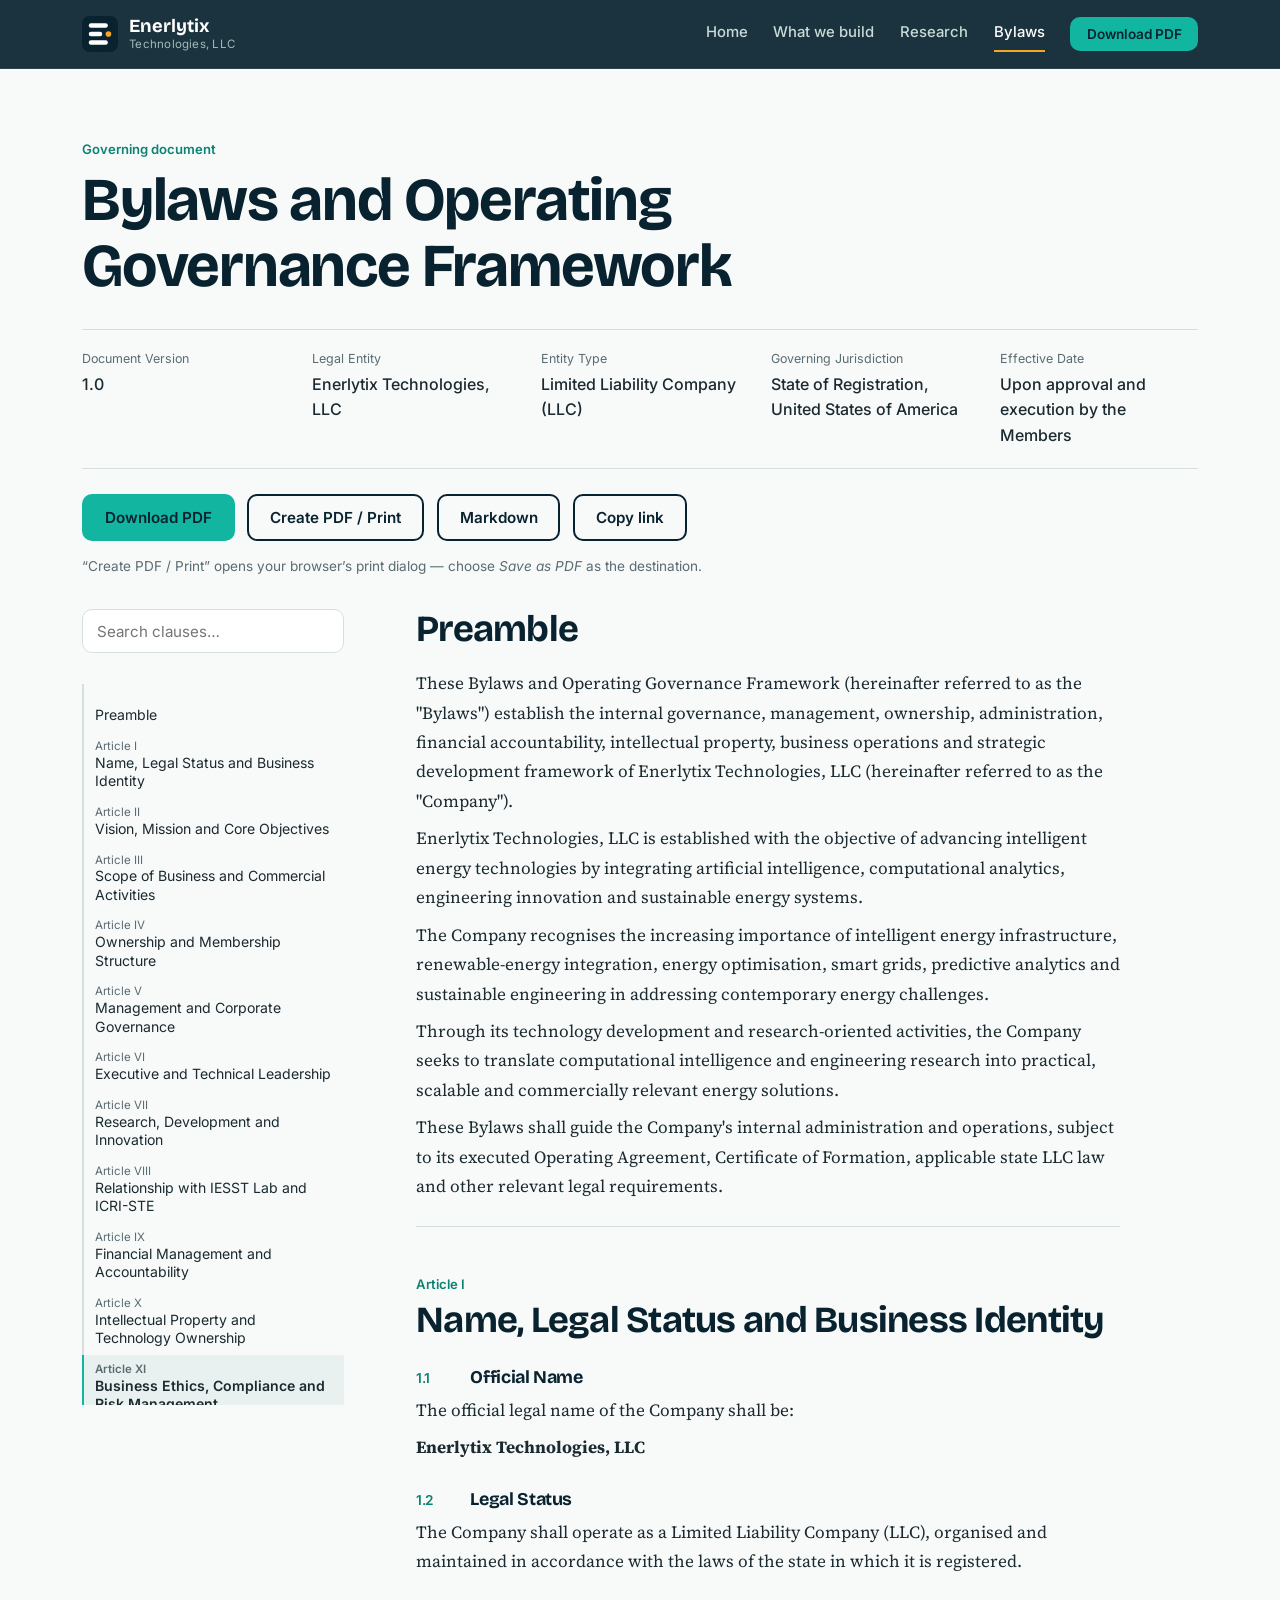
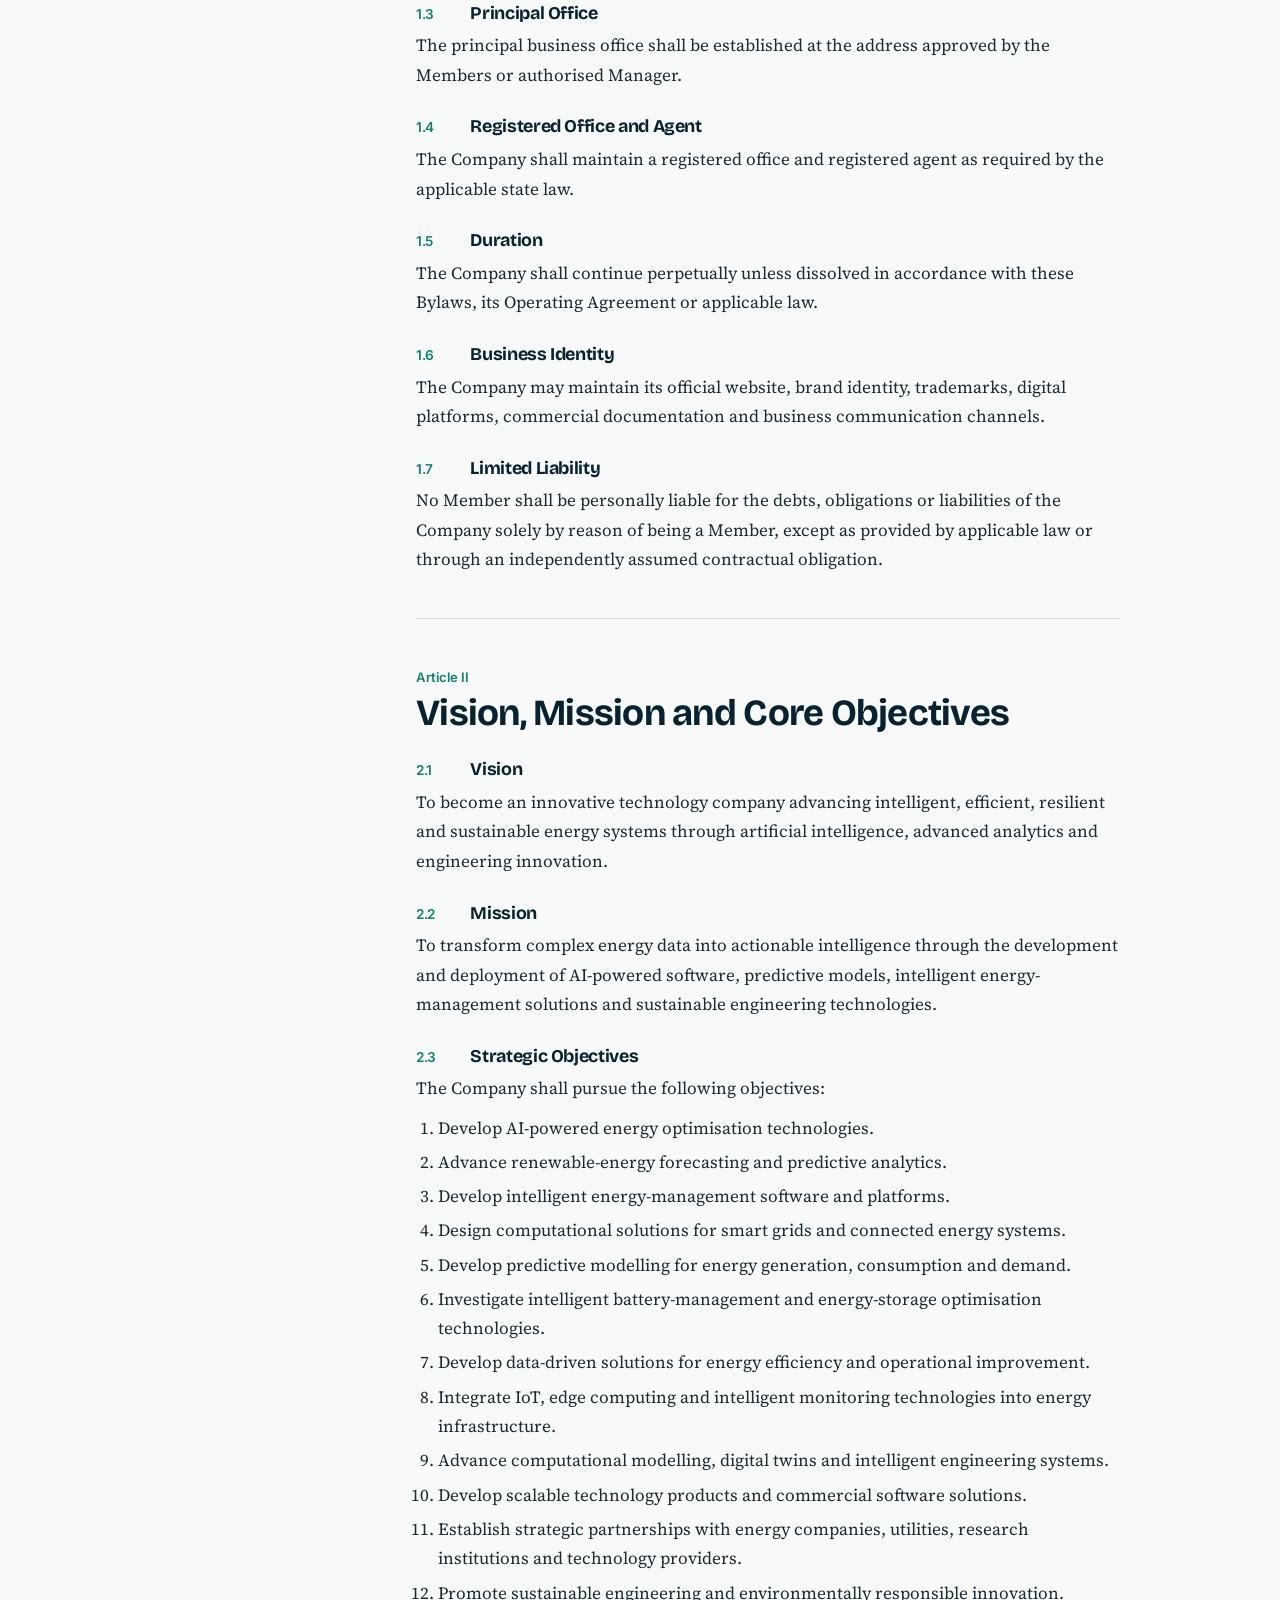
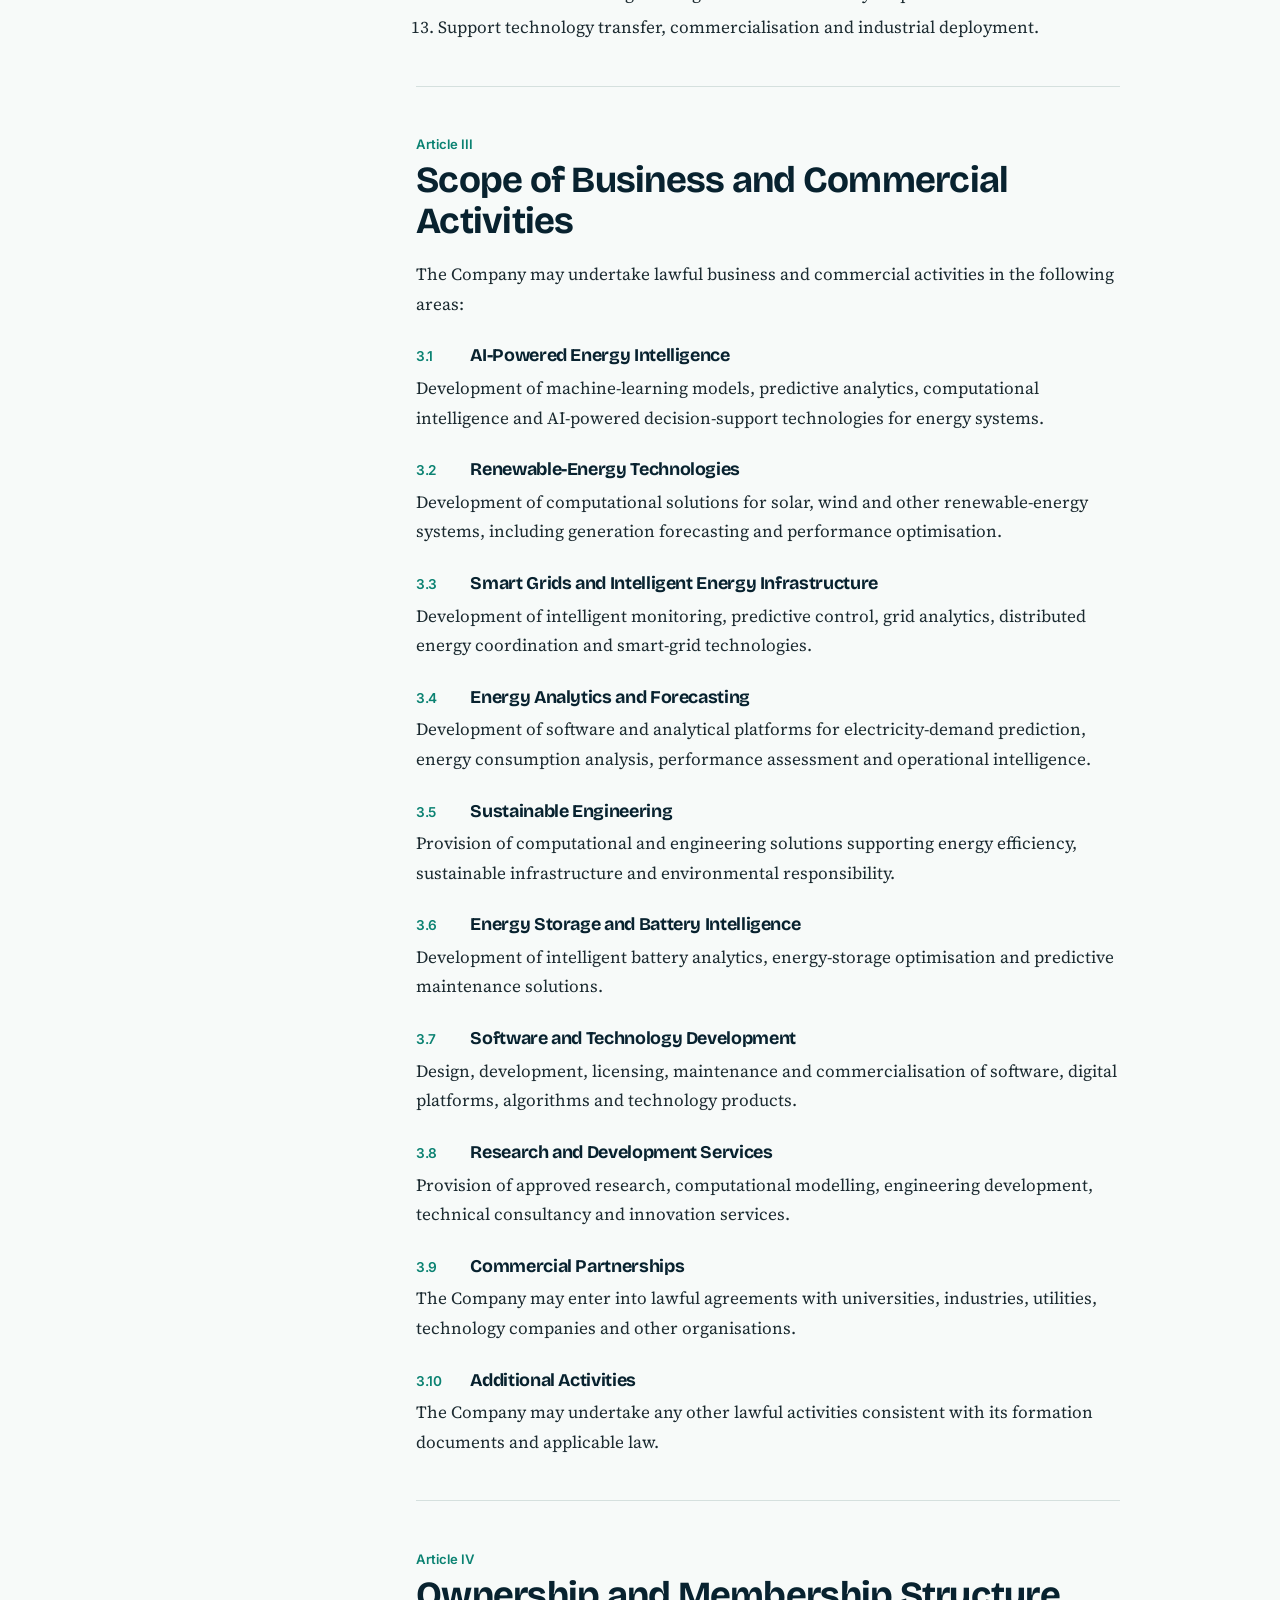
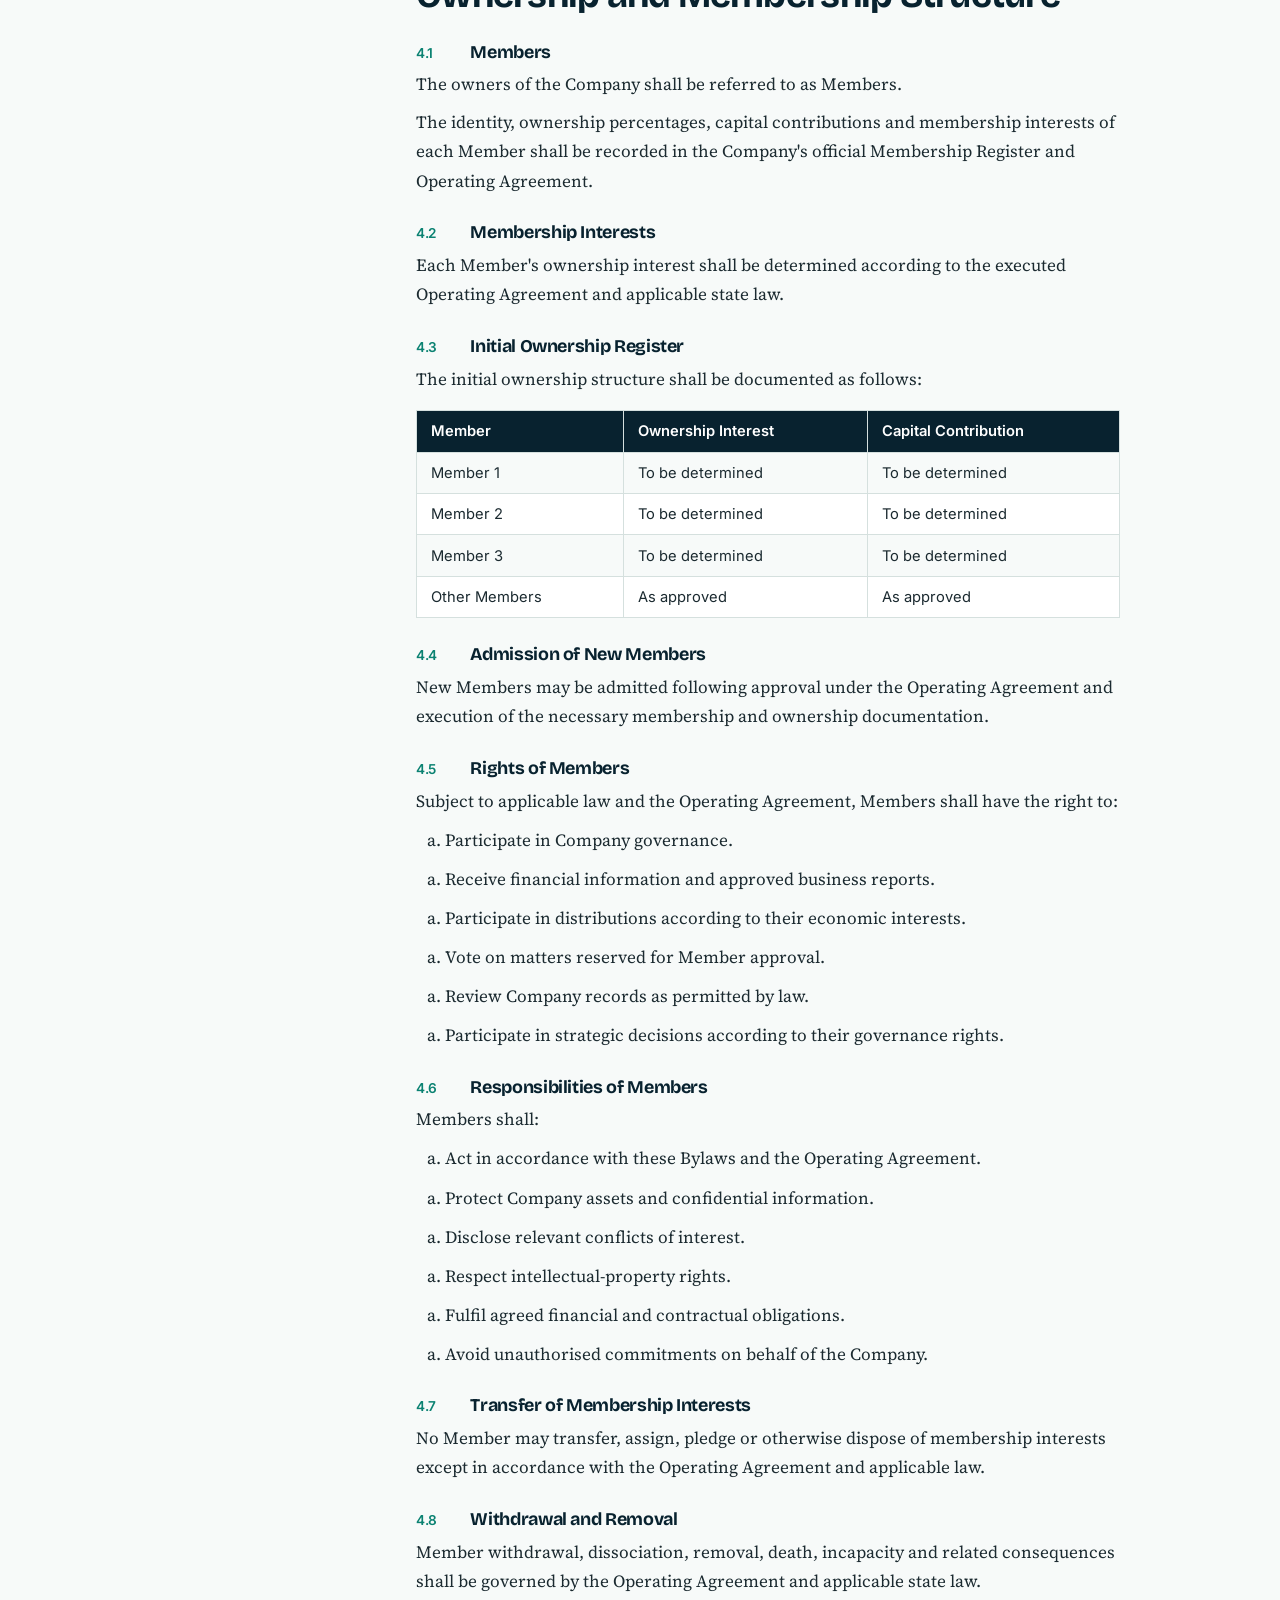
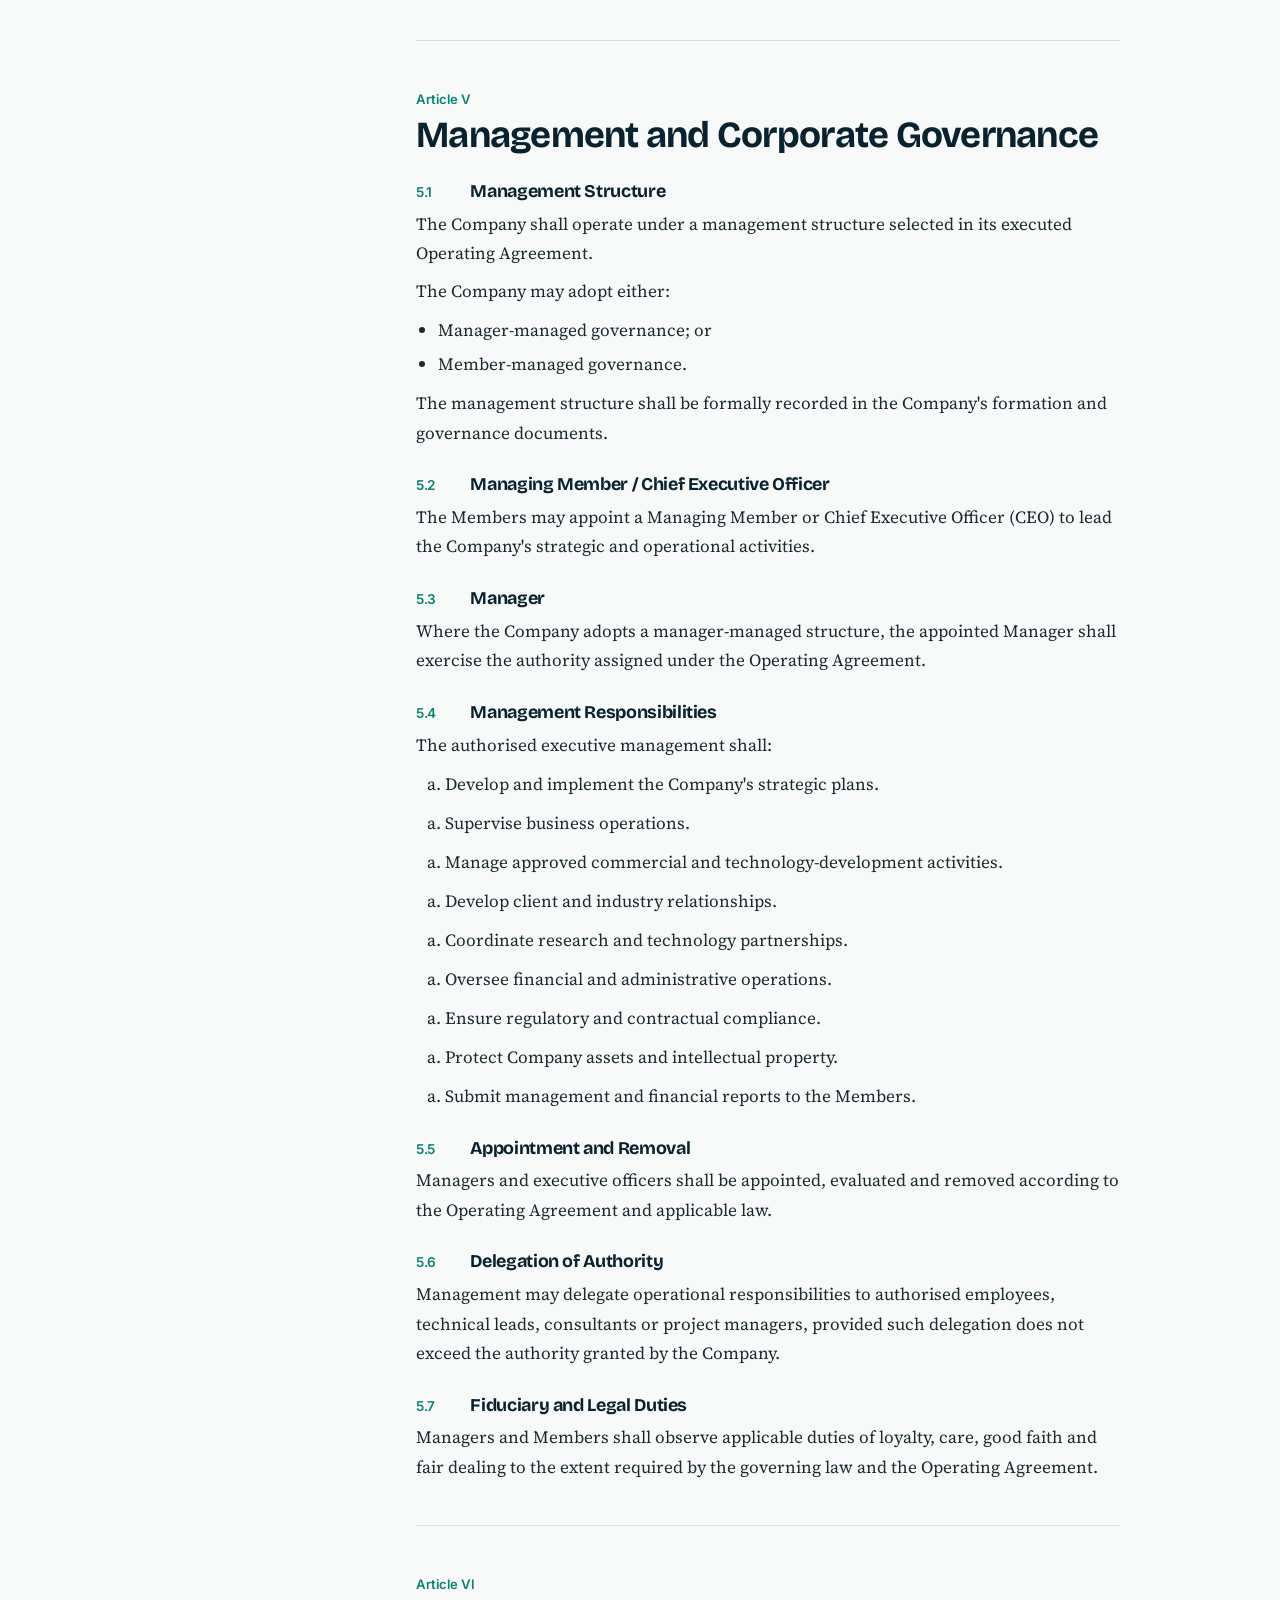
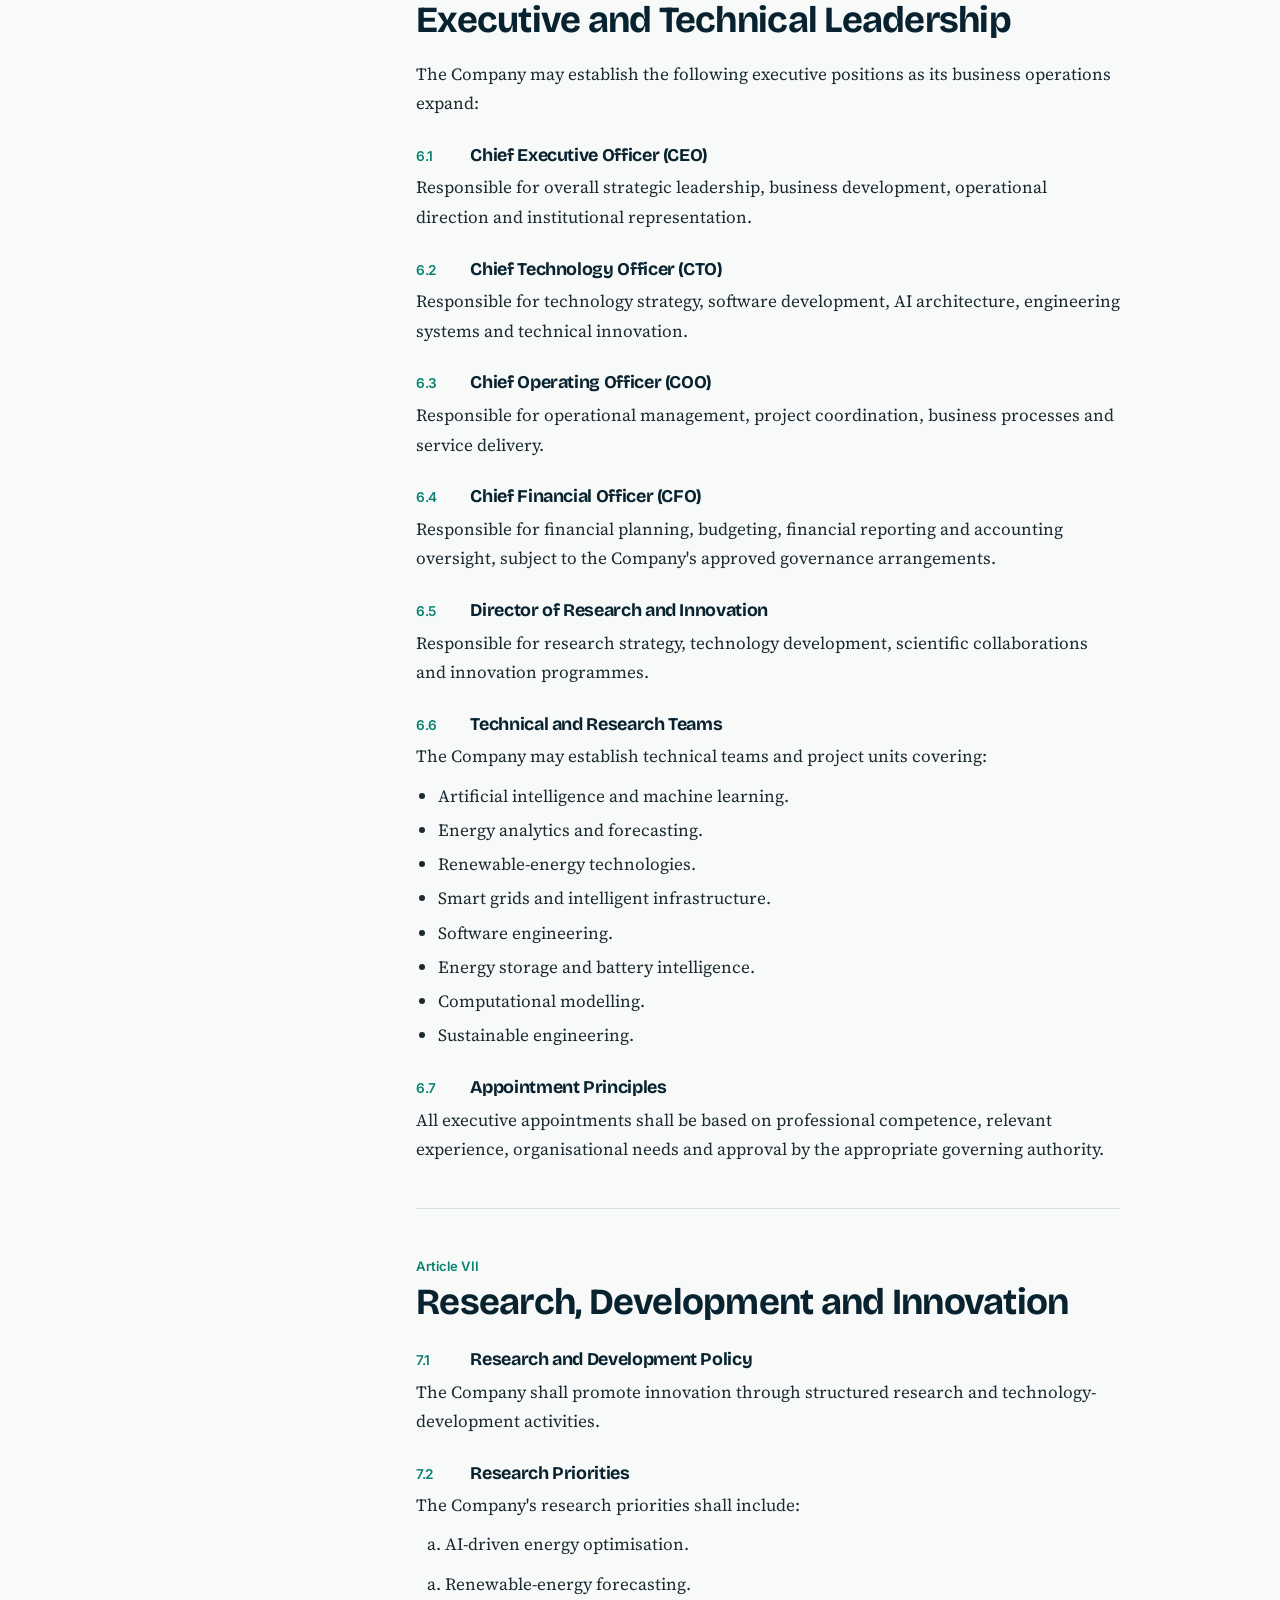
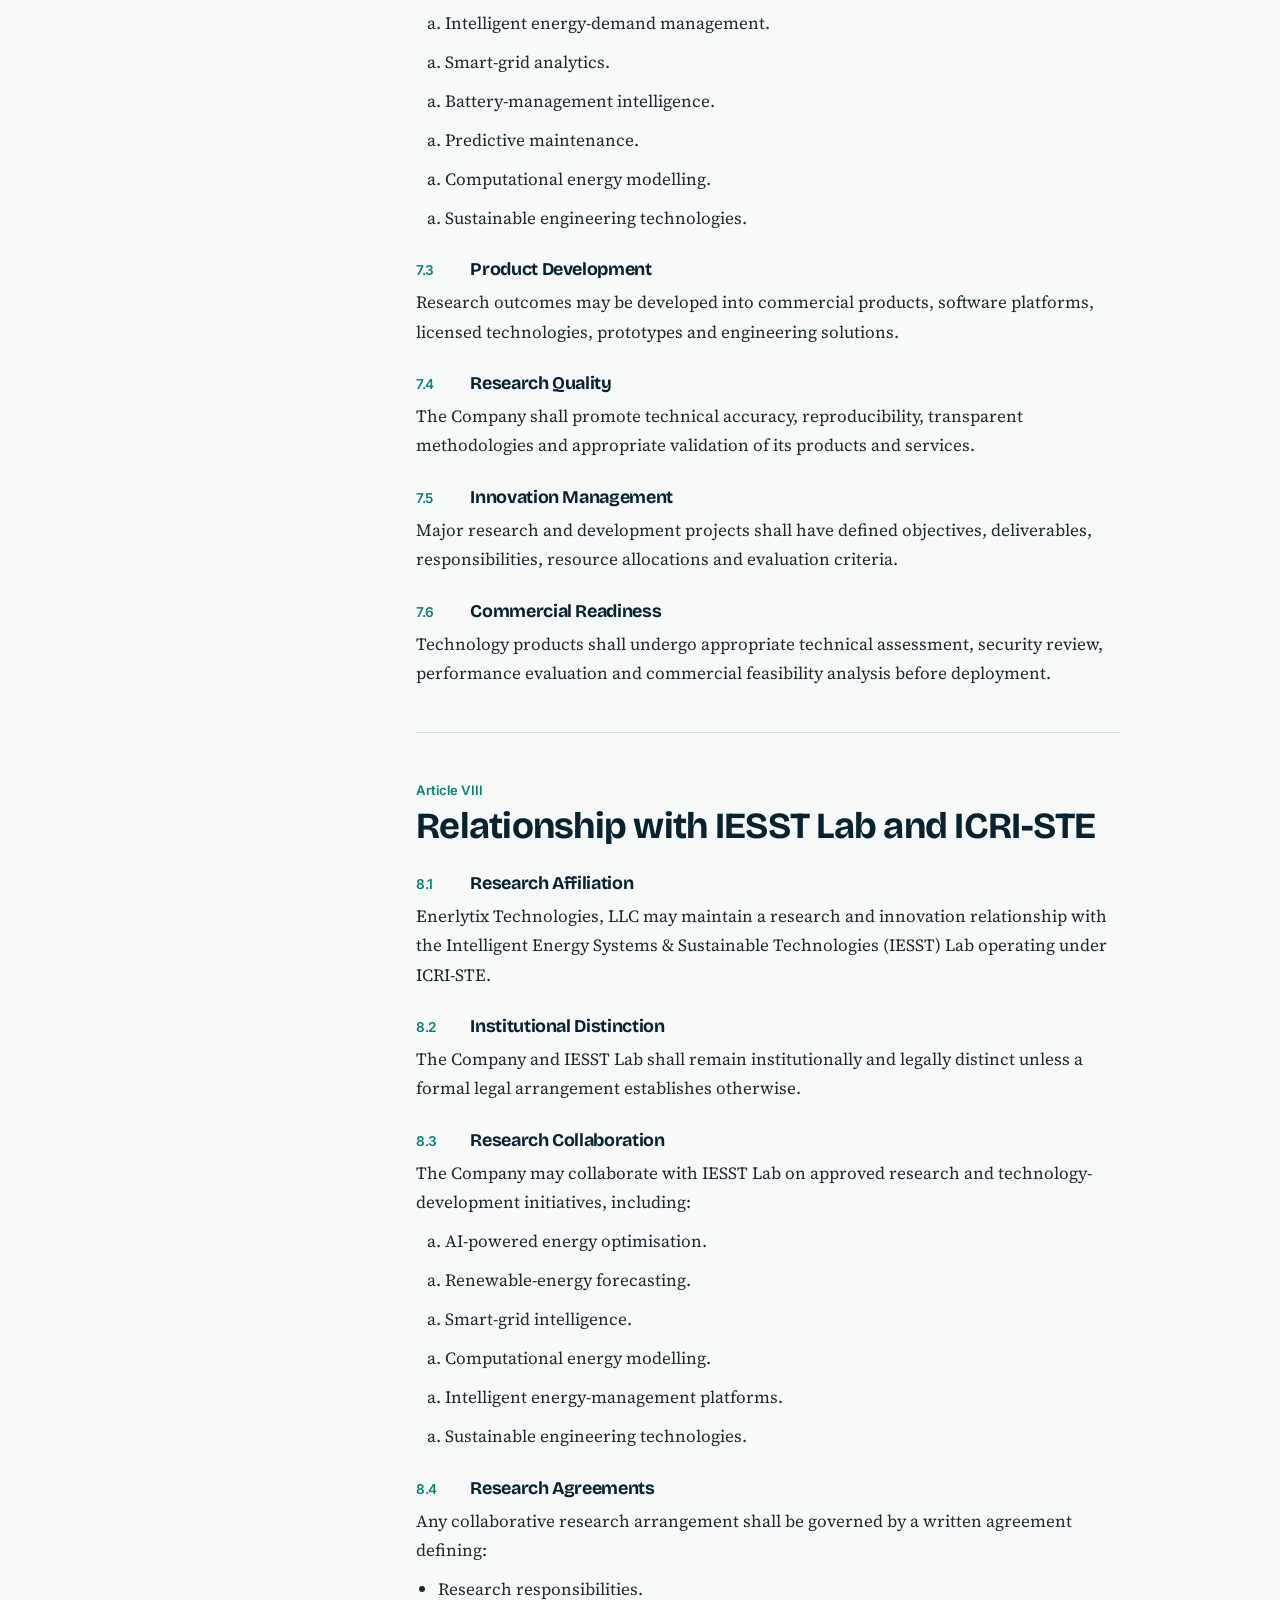
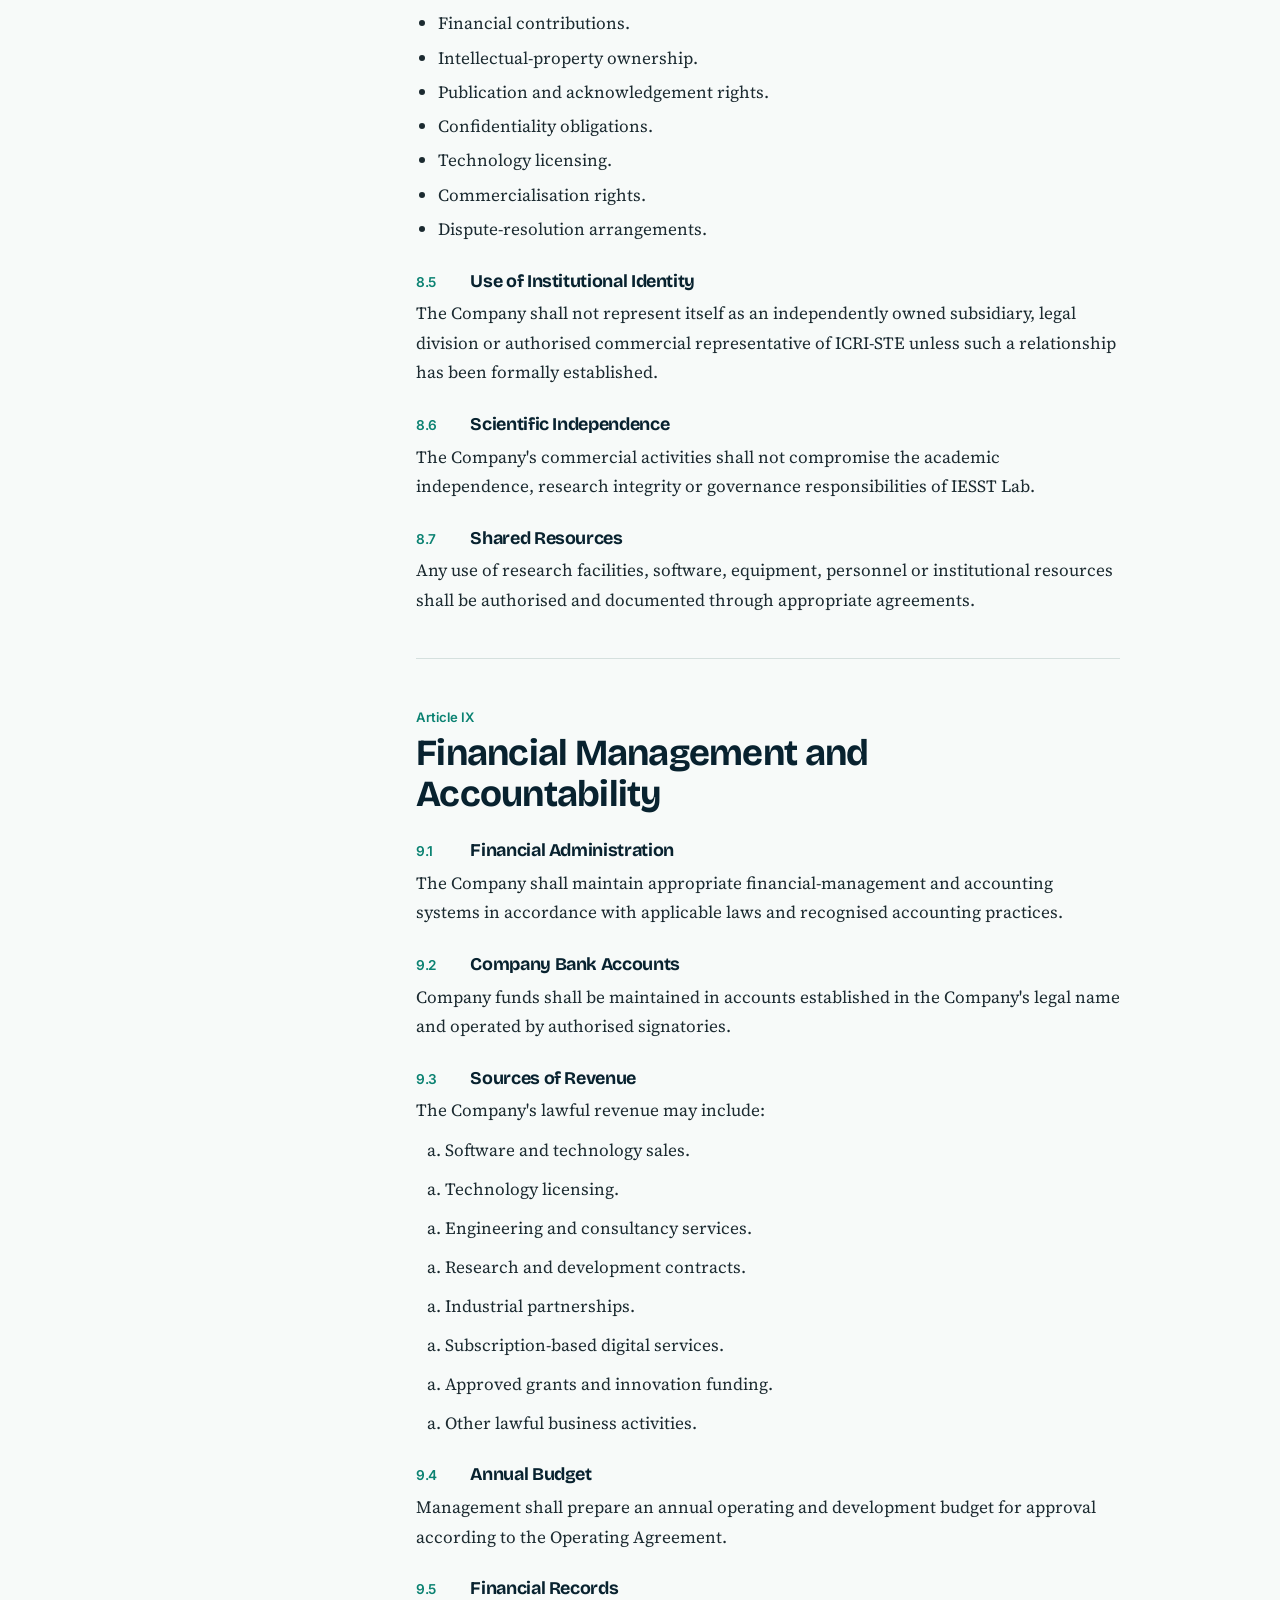
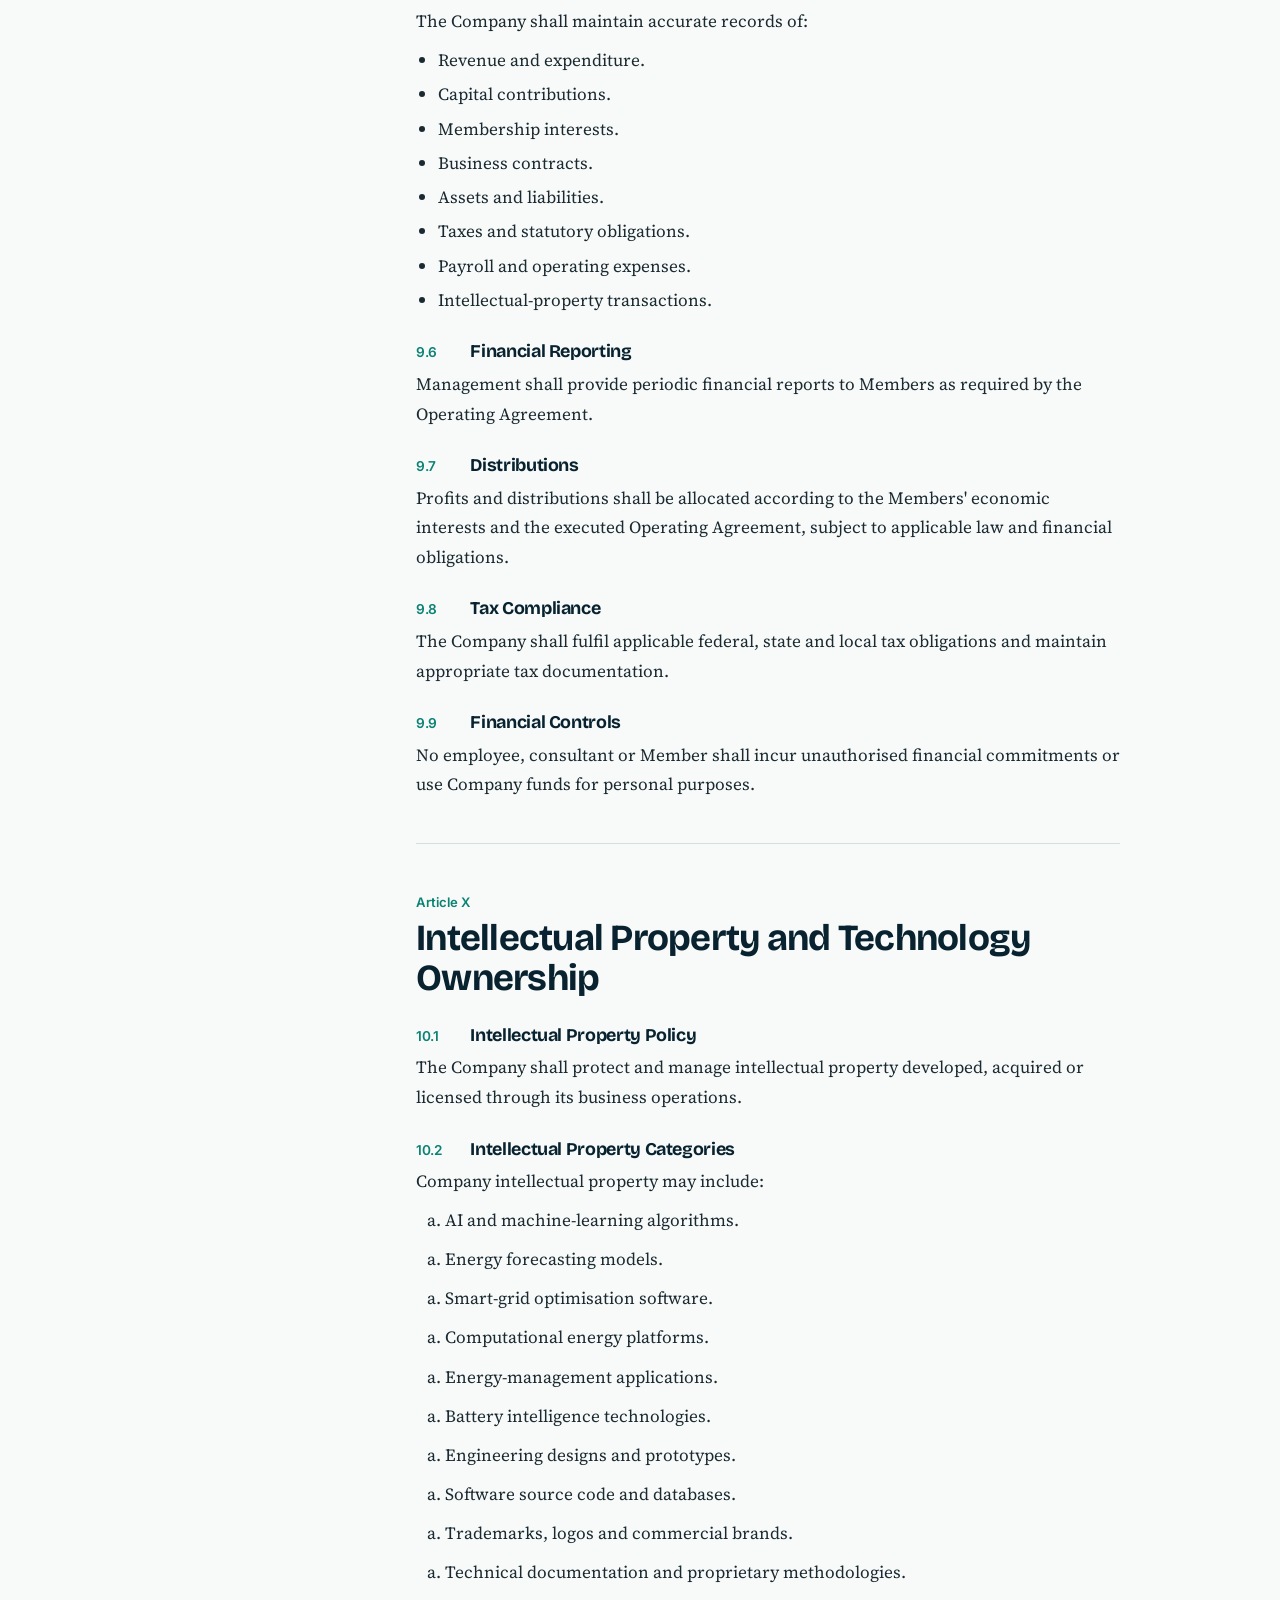
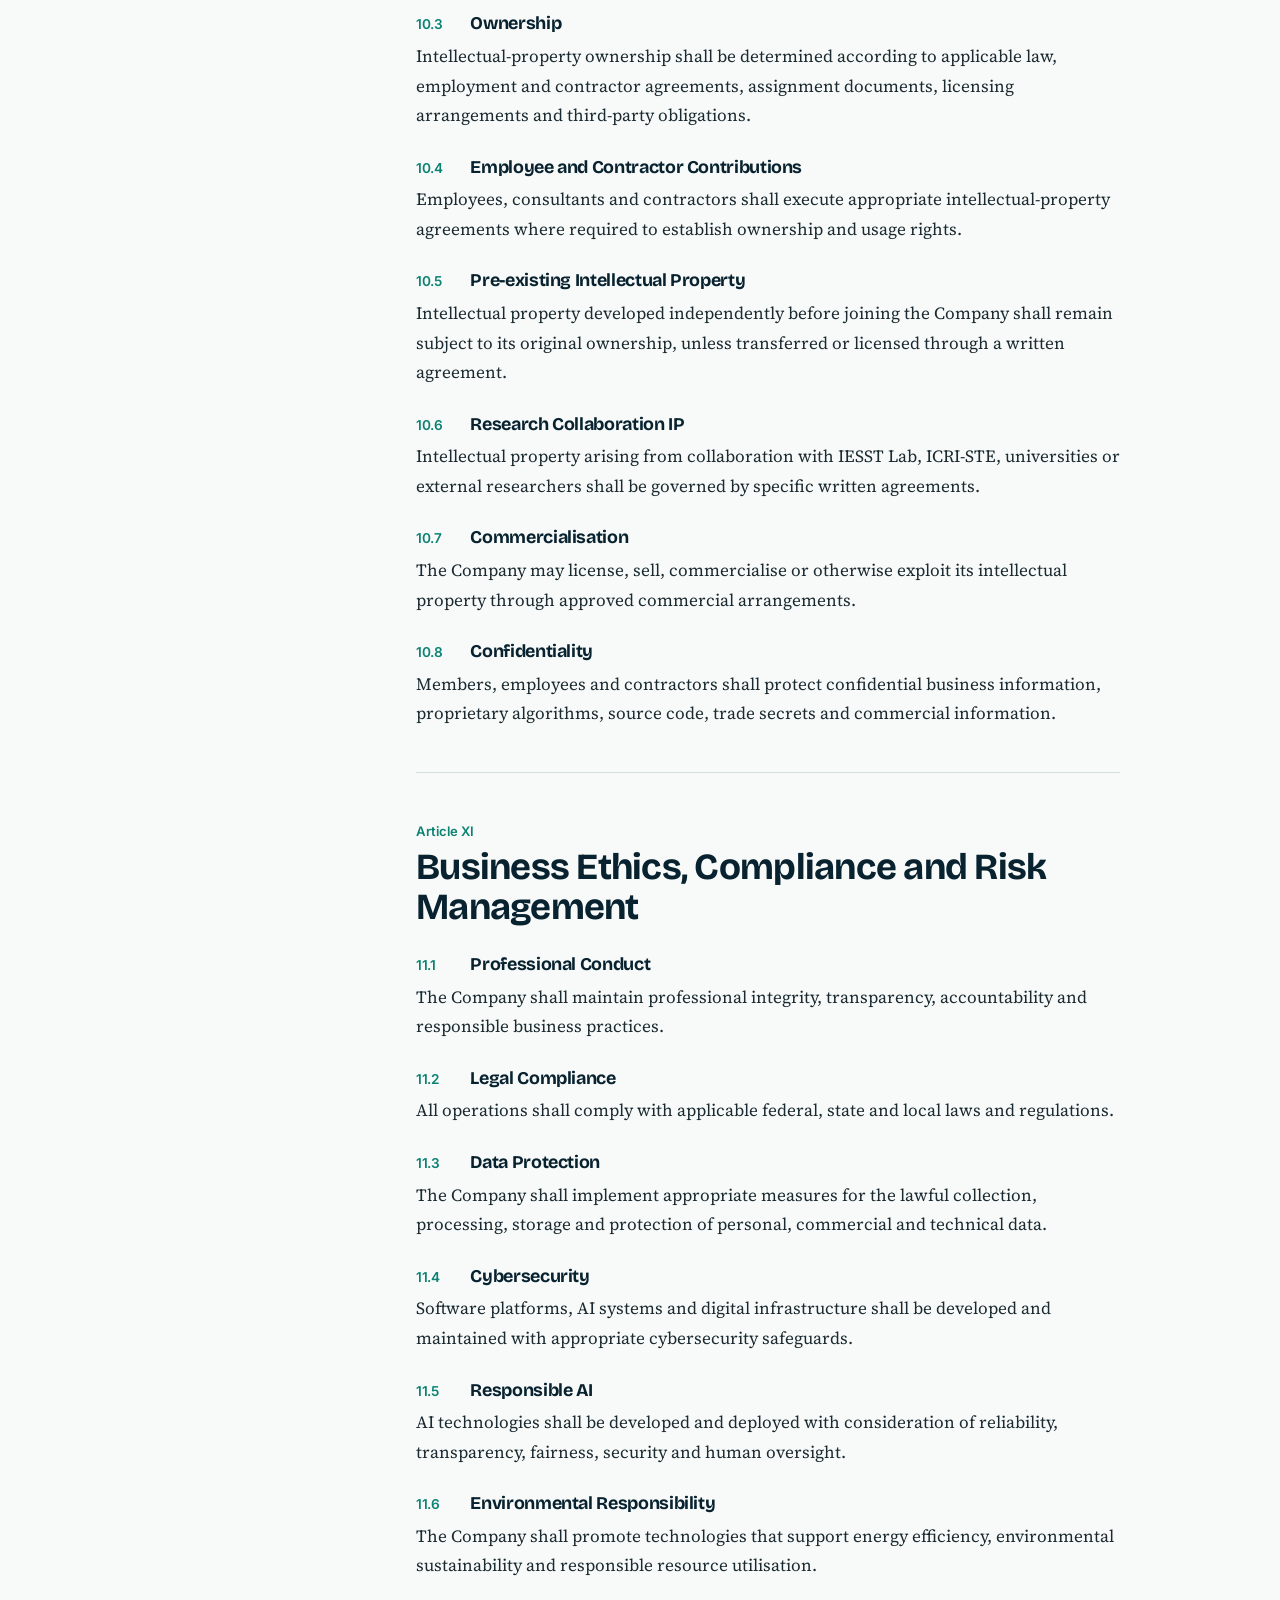
<file: bylaws.html>
<!doctype html><html lang="en"><head><meta charset="utf-8">
<meta name="viewport" content="width=device-width, initial-scale=1, viewport-fit=cover">
<title>Bylaws & Operating Governance Framework | Enerlytix Technologies, LLC</title><meta name="description" content="Read, search, download or print the complete Bylaws and Operating Governance Framework of Enerlytix Technologies, LLC.">
<meta name="theme-color" content="#08222F">
<link rel="canonical" href="https://didarmurad2019.github.io/Enerlytix-Technologies-LLC.github.io/bylaws.html">
<meta property="og:type" content="website"><meta property="og:title" content="Bylaws & Operating Governance Framework | Enerlytix Technologies, LLC"><meta property="og:description" content="Read, search, download or print the complete Bylaws and Operating Governance Framework of Enerlytix Technologies, LLC.">
<meta property="og:image" content="https://didarmurad2019.github.io/Enerlytix-Technologies-LLC.github.io/assets/images/og-image.png"><meta property="og:url" content="https://didarmurad2019.github.io/Enerlytix-Technologies-LLC.github.io/bylaws.html">
<meta name="twitter:card" content="summary_large_image">
<link rel="icon" type="image/svg+xml" href="assets/images/favicon.svg"><link rel="icon" sizes="32x32" href="assets/images/favicon-32.png">
<link rel="apple-touch-icon" href="assets/images/apple-touch-icon.png">
<link rel="preconnect" href="https://fonts.googleapis.com"><link rel="preconnect" href="https://fonts.gstatic.com" crossorigin>
<link rel="stylesheet" href="https://fonts.googleapis.com/css2?family=Bricolage+Grotesque:opsz,wght@12..96,500;12..96,700&family=Source+Serif+4:ital,opsz,wght@0,8..60,400;0,8..60,600;1,8..60,400&family=Inter:wght@400;500;600&display=swap">
<link rel="stylesheet" href="assets/css/style.css"></head><body class="bylaws"><a class="skip" href="#main">Skip to content</a>
<header class="top"><div class="wrap bar"><a class="brand" href="index.html"><img src="assets/images/logo.svg" alt="" width="36" height="36"><span>Enerlytix<small>Technologies, LLC</small></span></a>
<button class="menu" aria-expanded="false" aria-controls="nav">Menu</button><nav id="nav" aria-label="Main"><a href="index.html">Home</a><a href="index.html#build">What we build</a><a href="index.html#affiliation">Research</a><a href="bylaws.html" aria-current=page>Bylaws</a>
<a class="btn small" href="assets/downloads/Enerlytix-Technologies-LLC-Bylaws.pdf" download>Download PDF</a></nav></div></header>
<main id="main"><div class="wrap doc-head"><p class="kicker">Governing document</p><h1>Bylaws and Operating Governance Framework</h1>
<dl class="docinfo"><div><dt>Document Version</dt><dd>1.0</dd></div><div><dt>Legal Entity</dt><dd>Enerlytix Technologies, LLC</dd></div><div><dt>Entity Type</dt><dd>Limited Liability Company (LLC)</dd></div><div><dt>Governing Jurisdiction</dt><dd>State of Registration, United States of America</dd></div><div><dt>Effective Date</dt><dd>Upon approval and execution by the Members</dd></div></dl>
<div class="actions" role="group" aria-label="Document actions">
<a class="btn" href="assets/downloads/Enerlytix-Technologies-LLC-Bylaws.pdf" download>Download PDF</a>
<button class="btn ghost" id="print" type="button">Create PDF / Print</button>
<a class="btn ghost" href="assets/downloads/bylaws.md" download>Markdown</a>
<button class="btn ghost" id="share" type="button">Copy link</button></div>
<p class="hint">“Create PDF / Print” opens your browser’s print dialog — choose <em>Save as PDF</em> as the destination.</p></div>
<div class="wrap doc-grid"><aside class="toc" aria-label="Contents"><label class="search"><span class="sr">Search the bylaws</span>
<input id="q" type="search" placeholder="Search clauses…" autocomplete="off"></label><p id="count" class="count" aria-live="polite"></p>
<nav><ol><li><a href="#preamble"><span>&nbsp;</span>Preamble</a></li><li><a href="#article-i"><span>Article I</span>Name, Legal Status and Business Identity</a></li><li><a href="#article-ii"><span>Article II</span>Vision, Mission and Core Objectives</a></li><li><a href="#article-iii"><span>Article III</span>Scope of Business and Commercial Activities</a></li><li><a href="#article-iv"><span>Article IV</span>Ownership and Membership Structure</a></li><li><a href="#article-v"><span>Article V</span>Management and Corporate Governance</a></li><li><a href="#article-vi"><span>Article VI</span>Executive and Technical Leadership</a></li><li><a href="#article-vii"><span>Article VII</span>Research, Development and Innovation</a></li><li><a href="#article-viii"><span>Article VIII</span>Relationship with IESST Lab and ICRI-STE</a></li><li><a href="#article-ix"><span>Article IX</span>Financial Management and Accountability</a></li><li><a href="#article-x"><span>Article X</span>Intellectual Property and Technology Ownership</a></li><li><a href="#article-xi"><span>Article XI</span>Business Ethics, Compliance and Risk Management</a></li><li><a href="#article-xii"><span>Article XII</span>Employment, Consultancy and Professional Engagement</a></li><li><a href="#article-xiii"><span>Article XIII</span>Meetings and Decision-making</a></li><li><a href="#article-xiv"><span>Article XIV</span>Records, Transparency and Reporting</a></li><li><a href="#article-xv"><span>Article XV</span>Indemnification and Limitation of Liability</a></li><li><a href="#article-xvi"><span>Article XVI</span>Amendments and Dispute Resolution</a></li><li><a href="#article-xvii"><span>Article XVII</span>Dissolution and Winding Up</a></li><li><a href="#article-xviii"><span>Article XVIII</span>Final Provisions</a></li><li><a href="#schedule-a"><span>Schedule A</span>Initial Membership and Ownership Register</a></li><li><a href="#schedule-b"><span>Schedule B</span>Reserved Matters Requiring Member Approval</a></li><li><a href="#approval-and-execution"><span>&nbsp;</span>Approval and Execution</a></li></ol></nav></aside>
<article class="doc" id="doc"><section class="article" id="preamble"><header><h2>Preamble</h2></header><p>These Bylaws and Operating Governance Framework (hereinafter referred to as the "Bylaws") establish the internal governance, management, ownership, administration, financial accountability, intellectual property, business operations and strategic development framework of Enerlytix Technologies, LLC (hereinafter referred to as the "Company").</p>
<p>Enerlytix Technologies, LLC is established with the objective of advancing intelligent energy technologies by integrating artificial intelligence, computational analytics, engineering innovation and sustainable energy systems.</p>
<p>The Company recognises the increasing importance of intelligent energy infrastructure, renewable-energy integration, energy optimisation, smart grids, predictive analytics and sustainable engineering in addressing contemporary energy challenges.</p>
<p>Through its technology development and research-oriented activities, the Company seeks to translate computational intelligence and engineering research into practical, scalable and commercially relevant energy solutions.</p>
<p>These Bylaws shall guide the Company's internal administration and operations, subject to its executed Operating Agreement, Certificate of Formation, applicable state LLC law and other relevant legal requirements.</p></section><section class="article" id="article-i"><header><p class=kicker>Article I</p><h2>Name, Legal Status and Business Identity</h2></header><div class="clause" id="c1-1"><h3><a class="num" href="#c1-1" aria-label="Link to clause 1.1">1.1</a><span>Official Name</span></h3>
<p>The official legal name of the Company shall be:</p>
<p><b>Enerlytix Technologies, LLC</b></p>
</div>
<div class="clause" id="c1-2"><h3><a class="num" href="#c1-2" aria-label="Link to clause 1.2">1.2</a><span>Legal Status</span></h3>
<p>The Company shall operate as a Limited Liability Company (LLC), organised and maintained in accordance with the laws of the state in which it is registered.</p>
</div>
<div class="clause" id="c1-3"><h3><a class="num" href="#c1-3" aria-label="Link to clause 1.3">1.3</a><span>Principal Office</span></h3>
<p>The principal business office shall be established at the address approved by the Members or authorised Manager.</p>
</div>
<div class="clause" id="c1-4"><h3><a class="num" href="#c1-4" aria-label="Link to clause 1.4">1.4</a><span>Registered Office and Agent</span></h3>
<p>The Company shall maintain a registered office and registered agent as required by the applicable state law.</p>
</div>
<div class="clause" id="c1-5"><h3><a class="num" href="#c1-5" aria-label="Link to clause 1.5">1.5</a><span>Duration</span></h3>
<p>The Company shall continue perpetually unless dissolved in accordance with these Bylaws, its Operating Agreement or applicable law.</p>
</div>
<div class="clause" id="c1-6"><h3><a class="num" href="#c1-6" aria-label="Link to clause 1.6">1.6</a><span>Business Identity</span></h3>
<p>The Company may maintain its official website, brand identity, trademarks, digital platforms, commercial documentation and business communication channels.</p>
</div>
<div class="clause" id="c1-7"><h3><a class="num" href="#c1-7" aria-label="Link to clause 1.7">1.7</a><span>Limited Liability</span></h3>
<p>No Member shall be personally liable for the debts, obligations or liabilities of the Company solely by reason of being a Member, except as provided by applicable law or through an independently assumed contractual obligation.</p>
</div></section><section class="article" id="article-ii"><header><p class=kicker>Article II</p><h2>Vision, Mission and Core Objectives</h2></header><div class="clause" id="c2-1"><h3><a class="num" href="#c2-1" aria-label="Link to clause 2.1">2.1</a><span>Vision</span></h3>
<p>To become an innovative technology company advancing intelligent, efficient, resilient and sustainable energy systems through artificial intelligence, advanced analytics and engineering innovation.</p>
</div>
<div class="clause" id="c2-2"><h3><a class="num" href="#c2-2" aria-label="Link to clause 2.2">2.2</a><span>Mission</span></h3>
<p>To transform complex energy data into actionable intelligence through the development and deployment of AI-powered software, predictive models, intelligent energy-management solutions and sustainable engineering technologies.</p>
</div>
<div class="clause" id="c2-3"><h3><a class="num" href="#c2-3" aria-label="Link to clause 2.3">2.3</a><span>Strategic Objectives</span></h3>
<p>The Company shall pursue the following objectives:</p>
<ol><li>Develop AI-powered energy optimisation technologies.</li><li>Advance renewable-energy forecasting and predictive analytics.</li><li>Develop intelligent energy-management software and platforms.</li><li>Design computational solutions for smart grids and connected energy systems.</li><li>Develop predictive modelling for energy generation, consumption and demand.</li><li>Investigate intelligent battery-management and energy-storage optimisation technologies.</li><li>Develop data-driven solutions for energy efficiency and operational improvement.</li><li>Integrate IoT, edge computing and intelligent monitoring technologies into energy infrastructure.</li><li>Advance computational modelling, digital twins and intelligent engineering systems.</li><li>Develop scalable technology products and commercial software solutions.</li><li>Establish strategic partnerships with energy companies, utilities, research institutions and technology providers.</li><li>Promote sustainable engineering and environmentally responsible innovation.</li><li>Support technology transfer, commercialisation and industrial deployment.</li></ol>
</div></section><section class="article" id="article-iii"><header><p class=kicker>Article III</p><h2>Scope of Business and Commercial Activities</h2></header><p>The Company may undertake lawful business and commercial activities in the following areas:</p>
<div class="clause" id="c3-1"><h3><a class="num" href="#c3-1" aria-label="Link to clause 3.1">3.1</a><span>AI-Powered Energy Intelligence</span></h3>
<p>Development of machine-learning models, predictive analytics, computational intelligence and AI-powered decision-support technologies for energy systems.</p>
</div>
<div class="clause" id="c3-2"><h3><a class="num" href="#c3-2" aria-label="Link to clause 3.2">3.2</a><span>Renewable-Energy Technologies</span></h3>
<p>Development of computational solutions for solar, wind and other renewable-energy systems, including generation forecasting and performance optimisation.</p>
</div>
<div class="clause" id="c3-3"><h3><a class="num" href="#c3-3" aria-label="Link to clause 3.3">3.3</a><span>Smart Grids and Intelligent Energy Infrastructure</span></h3>
<p>Development of intelligent monitoring, predictive control, grid analytics, distributed energy coordination and smart-grid technologies.</p>
</div>
<div class="clause" id="c3-4"><h3><a class="num" href="#c3-4" aria-label="Link to clause 3.4">3.4</a><span>Energy Analytics and Forecasting</span></h3>
<p>Development of software and analytical platforms for electricity-demand prediction, energy consumption analysis, performance assessment and operational intelligence.</p>
</div>
<div class="clause" id="c3-5"><h3><a class="num" href="#c3-5" aria-label="Link to clause 3.5">3.5</a><span>Sustainable Engineering</span></h3>
<p>Provision of computational and engineering solutions supporting energy efficiency, sustainable infrastructure and environmental responsibility.</p>
</div>
<div class="clause" id="c3-6"><h3><a class="num" href="#c3-6" aria-label="Link to clause 3.6">3.6</a><span>Energy Storage and Battery Intelligence</span></h3>
<p>Development of intelligent battery analytics, energy-storage optimisation and predictive maintenance solutions.</p>
</div>
<div class="clause" id="c3-7"><h3><a class="num" href="#c3-7" aria-label="Link to clause 3.7">3.7</a><span>Software and Technology Development</span></h3>
<p>Design, development, licensing, maintenance and commercialisation of software, digital platforms, algorithms and technology products.</p>
</div>
<div class="clause" id="c3-8"><h3><a class="num" href="#c3-8" aria-label="Link to clause 3.8">3.8</a><span>Research and Development Services</span></h3>
<p>Provision of approved research, computational modelling, engineering development, technical consultancy and innovation services.</p>
</div>
<div class="clause" id="c3-9"><h3><a class="num" href="#c3-9" aria-label="Link to clause 3.9">3.9</a><span>Commercial Partnerships</span></h3>
<p>The Company may enter into lawful agreements with universities, industries, utilities, technology companies and other organisations.</p>
</div>
<div class="clause" id="c3-10"><h3><a class="num" href="#c3-10" aria-label="Link to clause 3.10">3.10</a><span>Additional Activities</span></h3>
<p>The Company may undertake any other lawful activities consistent with its formation documents and applicable law.</p>
</div></section><section class="article" id="article-iv"><header><p class=kicker>Article IV</p><h2>Ownership and Membership Structure</h2></header><div class="clause" id="c4-1"><h3><a class="num" href="#c4-1" aria-label="Link to clause 4.1">4.1</a><span>Members</span></h3>
<p>The owners of the Company shall be referred to as Members.</p>
<p>The identity, ownership percentages, capital contributions and membership interests of each Member shall be recorded in the Company's official Membership Register and Operating Agreement.</p>
</div>
<div class="clause" id="c4-2"><h3><a class="num" href="#c4-2" aria-label="Link to clause 4.2">4.2</a><span>Membership Interests</span></h3>
<p>Each Member's ownership interest shall be determined according to the executed Operating Agreement and applicable state law.</p>
</div>
<div class="clause" id="c4-3"><h3><a class="num" href="#c4-3" aria-label="Link to clause 4.3">4.3</a><span>Initial Ownership Register</span></h3>
<p>The initial ownership structure shall be documented as follows:</p>
<div class="tablewrap"><table><thead><tr><th>Member</th><th>Ownership Interest</th><th>Capital Contribution</th></tr></thead><tbody><tr><td>Member 1</td><td>To be determined</td><td>To be determined</td></tr><tr><td>Member 2</td><td>To be determined</td><td>To be determined</td></tr><tr><td>Member 3</td><td>To be determined</td><td>To be determined</td></tr><tr><td>Other Members</td><td>As approved</td><td>As approved</td></tr></tbody></table></div>
</div>
<div class="clause" id="c4-4"><h3><a class="num" href="#c4-4" aria-label="Link to clause 4.4">4.4</a><span>Admission of New Members</span></h3>
<p>New Members may be admitted following approval under the Operating Agreement and execution of the necessary membership and ownership documentation.</p>
</div>
<div class="clause" id="c4-5"><h3><a class="num" href="#c4-5" aria-label="Link to clause 4.5">4.5</a><span>Rights of Members</span></h3>
<p>Subject to applicable law and the Operating Agreement, Members shall have the right to:</p>
<ol class="sub" type="a"><li>Participate in Company governance.</li></ol>
<ol class="sub" type="a"><li>Receive financial information and approved business reports.</li></ol>
<ol class="sub" type="a"><li>Participate in distributions according to their economic interests.</li></ol>
<ol class="sub" type="a"><li>Vote on matters reserved for Member approval.</li></ol>
<ol class="sub" type="a"><li>Review Company records as permitted by law.</li></ol>
<ol class="sub" type="a"><li>Participate in strategic decisions according to their governance rights.</li></ol>
</div>
<div class="clause" id="c4-6"><h3><a class="num" href="#c4-6" aria-label="Link to clause 4.6">4.6</a><span>Responsibilities of Members</span></h3>
<p>Members shall:</p>
<ol class="sub" type="a"><li>Act in accordance with these Bylaws and the Operating Agreement.</li></ol>
<ol class="sub" type="a"><li>Protect Company assets and confidential information.</li></ol>
<ol class="sub" type="a"><li>Disclose relevant conflicts of interest.</li></ol>
<ol class="sub" type="a"><li>Respect intellectual-property rights.</li></ol>
<ol class="sub" type="a"><li>Fulfil agreed financial and contractual obligations.</li></ol>
<ol class="sub" type="a"><li>Avoid unauthorised commitments on behalf of the Company.</li></ol>
</div>
<div class="clause" id="c4-7"><h3><a class="num" href="#c4-7" aria-label="Link to clause 4.7">4.7</a><span>Transfer of Membership Interests</span></h3>
<p>No Member may transfer, assign, pledge or otherwise dispose of membership interests except in accordance with the Operating Agreement and applicable law.</p>
</div>
<div class="clause" id="c4-8"><h3><a class="num" href="#c4-8" aria-label="Link to clause 4.8">4.8</a><span>Withdrawal and Removal</span></h3>
<p>Member withdrawal, dissociation, removal, death, incapacity and related consequences shall be governed by the Operating Agreement and applicable state law.</p>
</div></section><section class="article" id="article-v"><header><p class=kicker>Article V</p><h2>Management and Corporate Governance</h2></header><div class="clause" id="c5-1"><h3><a class="num" href="#c5-1" aria-label="Link to clause 5.1">5.1</a><span>Management Structure</span></h3>
<p>The Company shall operate under a management structure selected in its executed Operating Agreement.</p>
<p>The Company may adopt either:</p>
<ul><li>Manager-managed governance; or</li><li>Member-managed governance.</li></ul>
<p>The management structure shall be formally recorded in the Company's formation and governance documents.</p>
</div>
<div class="clause" id="c5-2"><h3><a class="num" href="#c5-2" aria-label="Link to clause 5.2">5.2</a><span>Managing Member / Chief Executive Officer</span></h3>
<p>The Members may appoint a Managing Member or Chief Executive Officer (CEO) to lead the Company's strategic and operational activities.</p>
</div>
<div class="clause" id="c5-3"><h3><a class="num" href="#c5-3" aria-label="Link to clause 5.3">5.3</a><span>Manager</span></h3>
<p>Where the Company adopts a manager-managed structure, the appointed Manager shall exercise the authority assigned under the Operating Agreement.</p>
</div>
<div class="clause" id="c5-4"><h3><a class="num" href="#c5-4" aria-label="Link to clause 5.4">5.4</a><span>Management Responsibilities</span></h3>
<p>The authorised executive management shall:</p>
<ol class="sub" type="a"><li>Develop and implement the Company's strategic plans.</li></ol>
<ol class="sub" type="a"><li>Supervise business operations.</li></ol>
<ol class="sub" type="a"><li>Manage approved commercial and technology-development activities.</li></ol>
<ol class="sub" type="a"><li>Develop client and industry relationships.</li></ol>
<ol class="sub" type="a"><li>Coordinate research and technology partnerships.</li></ol>
<ol class="sub" type="a"><li>Oversee financial and administrative operations.</li></ol>
<ol class="sub" type="a"><li>Ensure regulatory and contractual compliance.</li></ol>
<ol class="sub" type="a"><li>Protect Company assets and intellectual property.</li></ol>
<ol class="sub" type="a"><li>Submit management and financial reports to the Members.</li></ol>
</div>
<div class="clause" id="c5-5"><h3><a class="num" href="#c5-5" aria-label="Link to clause 5.5">5.5</a><span>Appointment and Removal</span></h3>
<p>Managers and executive officers shall be appointed, evaluated and removed according to the Operating Agreement and applicable law.</p>
</div>
<div class="clause" id="c5-6"><h3><a class="num" href="#c5-6" aria-label="Link to clause 5.6">5.6</a><span>Delegation of Authority</span></h3>
<p>Management may delegate operational responsibilities to authorised employees, technical leads, consultants or project managers, provided such delegation does not exceed the authority granted by the Company.</p>
</div>
<div class="clause" id="c5-7"><h3><a class="num" href="#c5-7" aria-label="Link to clause 5.7">5.7</a><span>Fiduciary and Legal Duties</span></h3>
<p>Managers and Members shall observe applicable duties of loyalty, care, good faith and fair dealing to the extent required by the governing law and the Operating Agreement.</p>
</div></section><section class="article" id="article-vi"><header><p class=kicker>Article VI</p><h2>Executive and Technical Leadership</h2></header><p>The Company may establish the following executive positions as its business operations expand:</p>
<div class="clause" id="c6-1"><h3><a class="num" href="#c6-1" aria-label="Link to clause 6.1">6.1</a><span>Chief Executive Officer (CEO)</span></h3>
<p>Responsible for overall strategic leadership, business development, operational direction and institutional representation.</p>
</div>
<div class="clause" id="c6-2"><h3><a class="num" href="#c6-2" aria-label="Link to clause 6.2">6.2</a><span>Chief Technology Officer (CTO)</span></h3>
<p>Responsible for technology strategy, software development, AI architecture, engineering systems and technical innovation.</p>
</div>
<div class="clause" id="c6-3"><h3><a class="num" href="#c6-3" aria-label="Link to clause 6.3">6.3</a><span>Chief Operating Officer (COO)</span></h3>
<p>Responsible for operational management, project coordination, business processes and service delivery.</p>
</div>
<div class="clause" id="c6-4"><h3><a class="num" href="#c6-4" aria-label="Link to clause 6.4">6.4</a><span>Chief Financial Officer (CFO)</span></h3>
<p>Responsible for financial planning, budgeting, financial reporting and accounting oversight, subject to the Company's approved governance arrangements.</p>
</div>
<div class="clause" id="c6-5"><h3><a class="num" href="#c6-5" aria-label="Link to clause 6.5">6.5</a><span>Director of Research and Innovation</span></h3>
<p>Responsible for research strategy, technology development, scientific collaborations and innovation programmes.</p>
</div>
<div class="clause" id="c6-6"><h3><a class="num" href="#c6-6" aria-label="Link to clause 6.6">6.6</a><span>Technical and Research Teams</span></h3>
<p>The Company may establish technical teams and project units covering:</p>
<ul><li>Artificial intelligence and machine learning.</li><li>Energy analytics and forecasting.</li><li>Renewable-energy technologies.</li><li>Smart grids and intelligent infrastructure.</li><li>Software engineering.</li><li>Energy storage and battery intelligence.</li><li>Computational modelling.</li><li>Sustainable engineering.</li></ul>
</div>
<div class="clause" id="c6-7"><h3><a class="num" href="#c6-7" aria-label="Link to clause 6.7">6.7</a><span>Appointment Principles</span></h3>
<p>All executive appointments shall be based on professional competence, relevant experience, organisational needs and approval by the appropriate governing authority.</p>
</div></section><section class="article" id="article-vii"><header><p class=kicker>Article VII</p><h2>Research, Development and Innovation</h2></header><div class="clause" id="c7-1"><h3><a class="num" href="#c7-1" aria-label="Link to clause 7.1">7.1</a><span>Research and Development Policy</span></h3>
<p>The Company shall promote innovation through structured research and technology-development activities.</p>
</div>
<div class="clause" id="c7-2"><h3><a class="num" href="#c7-2" aria-label="Link to clause 7.2">7.2</a><span>Research Priorities</span></h3>
<p>The Company's research priorities shall include:</p>
<ol class="sub" type="a"><li>AI-driven energy optimisation.</li></ol>
<ol class="sub" type="a"><li>Renewable-energy forecasting.</li></ol>
<ol class="sub" type="a"><li>Intelligent energy-demand management.</li></ol>
<ol class="sub" type="a"><li>Smart-grid analytics.</li></ol>
<ol class="sub" type="a"><li>Battery-management intelligence.</li></ol>
<ol class="sub" type="a"><li>Predictive maintenance.</li></ol>
<ol class="sub" type="a"><li>Computational energy modelling.</li></ol>
<ol class="sub" type="a"><li>Sustainable engineering technologies.</li></ol>
</div>
<div class="clause" id="c7-3"><h3><a class="num" href="#c7-3" aria-label="Link to clause 7.3">7.3</a><span>Product Development</span></h3>
<p>Research outcomes may be developed into commercial products, software platforms, licensed technologies, prototypes and engineering solutions.</p>
</div>
<div class="clause" id="c7-4"><h3><a class="num" href="#c7-4" aria-label="Link to clause 7.4">7.4</a><span>Research Quality</span></h3>
<p>The Company shall promote technical accuracy, reproducibility, transparent methodologies and appropriate validation of its products and services.</p>
</div>
<div class="clause" id="c7-5"><h3><a class="num" href="#c7-5" aria-label="Link to clause 7.5">7.5</a><span>Innovation Management</span></h3>
<p>Major research and development projects shall have defined objectives, deliverables, responsibilities, resource allocations and evaluation criteria.</p>
</div>
<div class="clause" id="c7-6"><h3><a class="num" href="#c7-6" aria-label="Link to clause 7.6">7.6</a><span>Commercial Readiness</span></h3>
<p>Technology products shall undergo appropriate technical assessment, security review, performance evaluation and commercial feasibility analysis before deployment.</p>
</div></section><section class="article" id="article-viii"><header><p class=kicker>Article VIII</p><h2>Relationship with IESST Lab and ICRI-STE</h2></header><div class="clause" id="c8-1"><h3><a class="num" href="#c8-1" aria-label="Link to clause 8.1">8.1</a><span>Research Affiliation</span></h3>
<p>Enerlytix Technologies, LLC may maintain a research and innovation relationship with the Intelligent Energy Systems &amp; Sustainable Technologies (IESST) Lab operating under ICRI-STE.</p>
</div>
<div class="clause" id="c8-2"><h3><a class="num" href="#c8-2" aria-label="Link to clause 8.2">8.2</a><span>Institutional Distinction</span></h3>
<p>The Company and IESST Lab shall remain institutionally and legally distinct unless a formal legal arrangement establishes otherwise.</p>
</div>
<div class="clause" id="c8-3"><h3><a class="num" href="#c8-3" aria-label="Link to clause 8.3">8.3</a><span>Research Collaboration</span></h3>
<p>The Company may collaborate with IESST Lab on approved research and technology-development initiatives, including:</p>
<ol class="sub" type="a"><li>AI-powered energy optimisation.</li></ol>
<ol class="sub" type="a"><li>Renewable-energy forecasting.</li></ol>
<ol class="sub" type="a"><li>Smart-grid intelligence.</li></ol>
<ol class="sub" type="a"><li>Computational energy modelling.</li></ol>
<ol class="sub" type="a"><li>Intelligent energy-management platforms.</li></ol>
<ol class="sub" type="a"><li>Sustainable engineering technologies.</li></ol>
</div>
<div class="clause" id="c8-4"><h3><a class="num" href="#c8-4" aria-label="Link to clause 8.4">8.4</a><span>Research Agreements</span></h3>
<p>Any collaborative research arrangement shall be governed by a written agreement defining:</p>
<ul><li>Research responsibilities.</li><li>Financial contributions.</li><li>Intellectual-property ownership.</li><li>Publication and acknowledgement rights.</li><li>Confidentiality obligations.</li><li>Technology licensing.</li><li>Commercialisation rights.</li><li>Dispute-resolution arrangements.</li></ul>
</div>
<div class="clause" id="c8-5"><h3><a class="num" href="#c8-5" aria-label="Link to clause 8.5">8.5</a><span>Use of Institutional Identity</span></h3>
<p>The Company shall not represent itself as an independently owned subsidiary, legal division or authorised commercial representative of ICRI-STE unless such a relationship has been formally established.</p>
</div>
<div class="clause" id="c8-6"><h3><a class="num" href="#c8-6" aria-label="Link to clause 8.6">8.6</a><span>Scientific Independence</span></h3>
<p>The Company's commercial activities shall not compromise the academic independence, research integrity or governance responsibilities of IESST Lab.</p>
</div>
<div class="clause" id="c8-7"><h3><a class="num" href="#c8-7" aria-label="Link to clause 8.7">8.7</a><span>Shared Resources</span></h3>
<p>Any use of research facilities, software, equipment, personnel or institutional resources shall be authorised and documented through appropriate agreements.</p>
</div></section><section class="article" id="article-ix"><header><p class=kicker>Article IX</p><h2>Financial Management and Accountability</h2></header><div class="clause" id="c9-1"><h3><a class="num" href="#c9-1" aria-label="Link to clause 9.1">9.1</a><span>Financial Administration</span></h3>
<p>The Company shall maintain appropriate financial-management and accounting systems in accordance with applicable laws and recognised accounting practices.</p>
</div>
<div class="clause" id="c9-2"><h3><a class="num" href="#c9-2" aria-label="Link to clause 9.2">9.2</a><span>Company Bank Accounts</span></h3>
<p>Company funds shall be maintained in accounts established in the Company's legal name and operated by authorised signatories.</p>
</div>
<div class="clause" id="c9-3"><h3><a class="num" href="#c9-3" aria-label="Link to clause 9.3">9.3</a><span>Sources of Revenue</span></h3>
<p>The Company's lawful revenue may include:</p>
<ol class="sub" type="a"><li>Software and technology sales.</li></ol>
<ol class="sub" type="a"><li>Technology licensing.</li></ol>
<ol class="sub" type="a"><li>Engineering and consultancy services.</li></ol>
<ol class="sub" type="a"><li>Research and development contracts.</li></ol>
<ol class="sub" type="a"><li>Industrial partnerships.</li></ol>
<ol class="sub" type="a"><li>Subscription-based digital services.</li></ol>
<ol class="sub" type="a"><li>Approved grants and innovation funding.</li></ol>
<ol class="sub" type="a"><li>Other lawful business activities.</li></ol>
</div>
<div class="clause" id="c9-4"><h3><a class="num" href="#c9-4" aria-label="Link to clause 9.4">9.4</a><span>Annual Budget</span></h3>
<p>Management shall prepare an annual operating and development budget for approval according to the Operating Agreement.</p>
</div>
<div class="clause" id="c9-5"><h3><a class="num" href="#c9-5" aria-label="Link to clause 9.5">9.5</a><span>Financial Records</span></h3>
<p>The Company shall maintain accurate records of:</p>
<ul><li>Revenue and expenditure.</li><li>Capital contributions.</li><li>Membership interests.</li><li>Business contracts.</li><li>Assets and liabilities.</li><li>Taxes and statutory obligations.</li><li>Payroll and operating expenses.</li><li>Intellectual-property transactions.</li></ul>
</div>
<div class="clause" id="c9-6"><h3><a class="num" href="#c9-6" aria-label="Link to clause 9.6">9.6</a><span>Financial Reporting</span></h3>
<p>Management shall provide periodic financial reports to Members as required by the Operating Agreement.</p>
</div>
<div class="clause" id="c9-7"><h3><a class="num" href="#c9-7" aria-label="Link to clause 9.7">9.7</a><span>Distributions</span></h3>
<p>Profits and distributions shall be allocated according to the Members' economic interests and the executed Operating Agreement, subject to applicable law and financial obligations.</p>
</div>
<div class="clause" id="c9-8"><h3><a class="num" href="#c9-8" aria-label="Link to clause 9.8">9.8</a><span>Tax Compliance</span></h3>
<p>The Company shall fulfil applicable federal, state and local tax obligations and maintain appropriate tax documentation.</p>
</div>
<div class="clause" id="c9-9"><h3><a class="num" href="#c9-9" aria-label="Link to clause 9.9">9.9</a><span>Financial Controls</span></h3>
<p>No employee, consultant or Member shall incur unauthorised financial commitments or use Company funds for personal purposes.</p>
</div></section><section class="article" id="article-x"><header><p class=kicker>Article X</p><h2>Intellectual Property and Technology Ownership</h2></header><div class="clause" id="c10-1"><h3><a class="num" href="#c10-1" aria-label="Link to clause 10.1">10.1</a><span>Intellectual Property Policy</span></h3>
<p>The Company shall protect and manage intellectual property developed, acquired or licensed through its business operations.</p>
</div>
<div class="clause" id="c10-2"><h3><a class="num" href="#c10-2" aria-label="Link to clause 10.2">10.2</a><span>Intellectual Property Categories</span></h3>
<p>Company intellectual property may include:</p>
<ol class="sub" type="a"><li>AI and machine-learning algorithms.</li></ol>
<ol class="sub" type="a"><li>Energy forecasting models.</li></ol>
<ol class="sub" type="a"><li>Smart-grid optimisation software.</li></ol>
<ol class="sub" type="a"><li>Computational energy platforms.</li></ol>
<ol class="sub" type="a"><li>Energy-management applications.</li></ol>
<ol class="sub" type="a"><li>Battery intelligence technologies.</li></ol>
<ol class="sub" type="a"><li>Engineering designs and prototypes.</li></ol>
<ol class="sub" type="a"><li>Software source code and databases.</li></ol>
<ol class="sub" type="a"><li>Trademarks, logos and commercial brands.</li></ol>
<ol class="sub" type="a"><li>Technical documentation and proprietary methodologies.</li></ol>
</div>
<div class="clause" id="c10-3"><h3><a class="num" href="#c10-3" aria-label="Link to clause 10.3">10.3</a><span>Ownership</span></h3>
<p>Intellectual-property ownership shall be determined according to applicable law, employment and contractor agreements, assignment documents, licensing arrangements and third-party obligations.</p>
</div>
<div class="clause" id="c10-4"><h3><a class="num" href="#c10-4" aria-label="Link to clause 10.4">10.4</a><span>Employee and Contractor Contributions</span></h3>
<p>Employees, consultants and contractors shall execute appropriate intellectual-property agreements where required to establish ownership and usage rights.</p>
</div>
<div class="clause" id="c10-5"><h3><a class="num" href="#c10-5" aria-label="Link to clause 10.5">10.5</a><span>Pre-existing Intellectual Property</span></h3>
<p>Intellectual property developed independently before joining the Company shall remain subject to its original ownership, unless transferred or licensed through a written agreement.</p>
</div>
<div class="clause" id="c10-6"><h3><a class="num" href="#c10-6" aria-label="Link to clause 10.6">10.6</a><span>Research Collaboration IP</span></h3>
<p>Intellectual property arising from collaboration with IESST Lab, ICRI-STE, universities or external researchers shall be governed by specific written agreements.</p>
</div>
<div class="clause" id="c10-7"><h3><a class="num" href="#c10-7" aria-label="Link to clause 10.7">10.7</a><span>Commercialisation</span></h3>
<p>The Company may license, sell, commercialise or otherwise exploit its intellectual property through approved commercial arrangements.</p>
</div>
<div class="clause" id="c10-8"><h3><a class="num" href="#c10-8" aria-label="Link to clause 10.8">10.8</a><span>Confidentiality</span></h3>
<p>Members, employees and contractors shall protect confidential business information, proprietary algorithms, source code, trade secrets and commercial information.</p>
</div></section><section class="article" id="article-xi"><header><p class=kicker>Article XI</p><h2>Business Ethics, Compliance and Risk Management</h2></header><div class="clause" id="c11-1"><h3><a class="num" href="#c11-1" aria-label="Link to clause 11.1">11.1</a><span>Professional Conduct</span></h3>
<p>The Company shall maintain professional integrity, transparency, accountability and responsible business practices.</p>
</div>
<div class="clause" id="c11-2"><h3><a class="num" href="#c11-2" aria-label="Link to clause 11.2">11.2</a><span>Legal Compliance</span></h3>
<p>All operations shall comply with applicable federal, state and local laws and regulations.</p>
</div>
<div class="clause" id="c11-3"><h3><a class="num" href="#c11-3" aria-label="Link to clause 11.3">11.3</a><span>Data Protection</span></h3>
<p>The Company shall implement appropriate measures for the lawful collection, processing, storage and protection of personal, commercial and technical data.</p>
</div>
<div class="clause" id="c11-4"><h3><a class="num" href="#c11-4" aria-label="Link to clause 11.4">11.4</a><span>Cybersecurity</span></h3>
<p>Software platforms, AI systems and digital infrastructure shall be developed and maintained with appropriate cybersecurity safeguards.</p>
</div>
<div class="clause" id="c11-5"><h3><a class="num" href="#c11-5" aria-label="Link to clause 11.5">11.5</a><span>Responsible AI</span></h3>
<p>AI technologies shall be developed and deployed with consideration of reliability, transparency, fairness, security and human oversight.</p>
</div>
<div class="clause" id="c11-6"><h3><a class="num" href="#c11-6" aria-label="Link to clause 11.6">11.6</a><span>Environmental Responsibility</span></h3>
<p>The Company shall promote technologies that support energy efficiency, environmental sustainability and responsible resource utilisation.</p>
</div>
<div class="clause" id="c11-7"><h3><a class="num" href="#c11-7" aria-label="Link to clause 11.7">11.7</a><span>Conflicts of Interest</span></h3>
<p>Members and managers shall disclose any material personal, financial or commercial interests that could influence Company decisions.</p>
</div>
<div class="clause" id="c11-8"><h3><a class="num" href="#c11-8" aria-label="Link to clause 11.8">11.8</a><span>Anti-Fraud and Anti-Corruption</span></h3>
<p>Fraud, bribery, misappropriation, unauthorised payments and deceptive commercial practices are prohibited.</p>
</div>
<div class="clause" id="c11-9"><h3><a class="num" href="#c11-9" aria-label="Link to clause 11.9">11.9</a><span>Risk Management</span></h3>
<p>Management shall identify and address significant financial, operational, technological, legal and cybersecurity risks.</p>
</div></section><section class="article" id="article-xii"><header><p class=kicker>Article XII</p><h2>Employment, Consultancy and Professional Engagement</h2></header><div class="clause" id="c12-1"><h3><a class="num" href="#c12-1" aria-label="Link to clause 12.1">12.1</a><span>Personnel</span></h3>
<p>The Company may engage employees, consultants, independent contractors, technical experts and professional advisers.</p>
</div>
<div class="clause" id="c12-2"><h3><a class="num" href="#c12-2" aria-label="Link to clause 12.2">12.2</a><span>Recruitment</span></h3>
<p>Recruitment shall be based on relevant qualifications, experience, professional competence and organisational requirements.</p>
</div>
<div class="clause" id="c12-3"><h3><a class="num" href="#c12-3" aria-label="Link to clause 12.3">12.3</a><span>Employment Agreements</span></h3>
<p>Employees and contractors shall be engaged under appropriate written agreements specifying their responsibilities, compensation, confidentiality obligations and intellectual-property provisions.</p>
</div>
<div class="clause" id="c12-4"><h3><a class="num" href="#c12-4" aria-label="Link to clause 12.4">12.4</a><span>Professional Development</span></h3>
<p>The Company may support training and professional development in AI, energy technologies, engineering, software development and sustainable innovation.</p>
</div>
<div class="clause" id="c12-5"><h3><a class="num" href="#c12-5" aria-label="Link to clause 12.5">12.5</a><span>External Researchers</span></h3>
<p>The Company may engage external scientists and technical experts through consultancy, collaboration or research agreements.</p>
</div></section><section class="article" id="article-xiii"><header><p class=kicker>Article XIII</p><h2>Meetings and Decision-making</h2></header><div class="clause" id="c13-1"><h3><a class="num" href="#c13-1" aria-label="Link to clause 13.1">13.1</a><span>Members&#x27; Meetings</span></h3>
<p>Meetings of Members shall be held as required to consider Company governance, strategy, finances and other reserved matters.</p>
</div>
<div class="clause" id="c13-2"><h3><a class="num" href="#c13-2" aria-label="Link to clause 13.2">13.2</a><span>Annual Meeting</span></h3>
<p>An annual meeting should be conducted to review:</p>
<ol class="sub" type="a"><li>Business performance.</li></ol>
<ol class="sub" type="a"><li>Financial statements.</li></ol>
<ol class="sub" type="a"><li>Strategic development.</li></ol>
<ol class="sub" type="a"><li>Research and innovation progress.</li></ol>
<ol class="sub" type="a"><li>Major investments.</li></ol>
<ol class="sub" type="a"><li>Membership and management matters.</li></ol>
<ol class="sub" type="a"><li>Future business priorities.</li></ol>
</div>
<div class="clause" id="c13-3"><h3><a class="num" href="#c13-3" aria-label="Link to clause 13.3">13.3</a><span>Special Meetings</span></h3>
<p>Special meetings may be convened by the authorised Manager or Members holding the rights specified in the Operating Agreement.</p>
</div>
<div class="clause" id="c13-4"><h3><a class="num" href="#c13-4" aria-label="Link to clause 13.4">13.4</a><span>Notice</span></h3>
<p>Meeting notices shall be provided according to the applicable law and Operating Agreement.</p>
</div>
<div class="clause" id="c13-5"><h3><a class="num" href="#c13-5" aria-label="Link to clause 13.5">13.5</a><span>Quorum</span></h3>
<p>A quorum shall be determined by the Operating Agreement and applicable law.</p>
</div>
<div class="clause" id="c13-6"><h3><a class="num" href="#c13-6" aria-label="Link to clause 13.6">13.6</a><span>Voting Rights</span></h3>
<p>Voting rights shall be determined by membership interests and any special voting arrangements recorded in the Operating Agreement.</p>
</div>
<div class="clause" id="c13-7"><h3><a class="num" href="#c13-7" aria-label="Link to clause 13.7">13.7</a><span>Written Consents</span></h3>
<p>Members may adopt decisions through written or electronic consent where permitted by applicable law.</p>
</div>
<div class="clause" id="c13-8"><h3><a class="num" href="#c13-8" aria-label="Link to clause 13.8">13.8</a><span>Meeting Records</span></h3>
<p>Official decisions, resolutions and minutes shall be documented and maintained in the Company's records.</p>
</div></section><section class="article" id="article-xiv"><header><p class=kicker>Article XIV</p><h2>Records, Transparency and Reporting</h2></header><div class="clause" id="c14-1"><h3><a class="num" href="#c14-1" aria-label="Link to clause 14.1">14.1</a><span>Company Records</span></h3>
<p>The Company shall maintain:</p>
<ul><li>Formation and registration documents.</li><li>Executed Operating Agreement.</li><li>Membership and ownership register.</li><li>Financial and tax records.</li><li>Business contracts.</li><li>Intellectual-property records.</li><li>Management resolutions.</li><li>Annual reports.</li><li>Regulatory and compliance documentation.</li></ul>
</div>
<div class="clause" id="c14-2"><h3><a class="num" href="#c14-2" aria-label="Link to clause 14.2">14.2</a><span>Access to Records</span></h3>
<p>Members shall have access to Company records in accordance with applicable law and the Operating Agreement.</p>
</div>
<div class="clause" id="c14-3"><h3><a class="num" href="#c14-3" aria-label="Link to clause 14.3">14.3</a><span>Annual Business Review</span></h3>
<p>Management shall prepare an annual business review summarising commercial performance, technological development, financial position and strategic priorities.</p>
</div>
<div class="clause" id="c14-4"><h3><a class="num" href="#c14-4" aria-label="Link to clause 14.4">14.4</a><span>Confidentiality</span></h3>
<p>Access to confidential information shall be restricted according to legitimate business requirements and applicable legal obligations.</p>
</div></section><section class="article" id="article-xv"><header><p class=kicker>Article XV</p><h2>Indemnification and Limitation of Liability</h2></header><div class="clause" id="c15-1"><h3><a class="num" href="#c15-1" aria-label="Link to clause 15.1">15.1</a><span>Indemnification</span></h3>
<p>To the fullest extent permitted by applicable law, the Company may indemnify its Members, Managers, officers and authorised representatives against qualifying claims and expenses arising from good-faith performance of authorised Company duties.</p>
</div>
<div class="clause" id="c15-2"><h3><a class="num" href="#c15-2" aria-label="Link to clause 15.2">15.2</a><span>Exclusions</span></h3>
<p>Indemnification shall not extend to conduct involving fraud, intentional misconduct, knowing violation of law or other circumstances where indemnification is prohibited by applicable law.</p>
</div>
<div class="clause" id="c15-3"><h3><a class="num" href="#c15-3" aria-label="Link to clause 15.3">15.3</a><span>Insurance</span></h3>
<p>The Company may obtain appropriate business, professional liability, cybersecurity, directors' and officers' or other insurance coverage as determined by management and the Members.</p>
</div>
<div class="clause" id="c15-4"><h3><a class="num" href="#c15-4" aria-label="Link to clause 15.4">15.4</a><span>Limitation of Liability</span></h3>
<p>The liability of Members and Managers shall be governed by applicable law and the executed Operating Agreement.</p>
</div></section><section class="article" id="article-xvi"><header><p class=kicker>Article XVI</p><h2>Amendments and Dispute Resolution</h2></header><div class="clause" id="c16-1"><h3><a class="num" href="#c16-1" aria-label="Link to clause 16.1">16.1</a><span>Amendments</span></h3>
<p>These Bylaws may be amended by the Members in accordance with the voting requirements and procedures established in the Operating Agreement.</p>
</div>
<div class="clause" id="c16-2"><h3><a class="num" href="#c16-2" aria-label="Link to clause 16.2">16.2</a><span>Written Approval</span></h3>
<p>All approved amendments shall be documented in writing and retained in the Company's official records.</p>
</div>
<div class="clause" id="c16-3"><h3><a class="num" href="#c16-3" aria-label="Link to clause 16.3">16.3</a><span>Internal Dispute Resolution</span></h3>
<p>Members shall first seek to resolve internal disputes through good-faith discussions and appropriate mediation.</p>
</div>
<div class="clause" id="c16-4"><h3><a class="num" href="#c16-4" aria-label="Link to clause 16.4">16.4</a><span>Formal Dispute Resolution</span></h3>
<p>Where informal resolution is unsuccessful, disputes shall be resolved through the procedures and jurisdiction established in the Operating Agreement and applicable law.</p>
</div>
<div class="clause" id="c16-5"><h3><a class="num" href="#c16-5" aria-label="Link to clause 16.5">16.5</a><span>Governing Law</span></h3>
<p>The Company shall be governed by the laws of the state in which it is legally organised, subject to applicable federal law.</p>
</div></section><section class="article" id="article-xvii"><header><p class=kicker>Article XVII</p><h2>Dissolution and Winding Up</h2></header><div class="clause" id="c17-1"><h3><a class="num" href="#c17-1" aria-label="Link to clause 17.1">17.1</a><span>Dissolution</span></h3>
<p>The Company may be dissolved upon:</p>
<ol class="sub" type="a"><li>Approval by the Members as required by the Operating Agreement.</li></ol>
<ol class="sub" type="a"><li>An event requiring dissolution under applicable law.</li></ol>
<ol class="sub" type="a"><li>A judicial order or other legally recognised ground.</li></ol>
</div>
<div class="clause" id="c17-2"><h3><a class="num" href="#c17-2" aria-label="Link to clause 17.2">17.2</a><span>Winding Up</span></h3>
<p>Upon dissolution, the Company shall undertake an orderly winding-up process.</p>
</div>
<div class="clause" id="c17-3"><h3><a class="num" href="#c17-3" aria-label="Link to clause 17.3">17.3</a><span>Settlement of Obligations</span></h3>
<p>Company assets shall be applied to satisfy liabilities and obligations in the order required by applicable law.</p>
</div>
<div class="clause" id="c17-4"><h3><a class="num" href="#c17-4" aria-label="Link to clause 17.4">17.4</a><span>Distribution of Remaining Assets</span></h3>
<p>Any remaining assets shall be distributed to Members according to their legal and economic rights under the Operating Agreement and applicable law.</p>
</div>
<div class="clause" id="c17-5"><h3><a class="num" href="#c17-5" aria-label="Link to clause 17.5">17.5</a><span>Records and Intellectual Property</span></h3>
<p>Company records, intellectual property and other assets shall be transferred, retained or disposed of in accordance with applicable legal requirements and contractual obligations.</p>
</div></section><section class="article" id="article-xviii"><header><p class=kicker>Article XVIII</p><h2>Final Provisions</h2></header><div class="clause" id="c18-1"><h3><a class="num" href="#c18-1" aria-label="Link to clause 18.1">18.1</a><span>Supremacy of Applicable Law</span></h3>
<p>These Bylaws shall not override mandatory provisions of applicable LLC law.</p>
</div>
<div class="clause" id="c18-2"><h3><a class="num" href="#c18-2" aria-label="Link to clause 18.2">18.2</a><span>Relationship with Operating Agreement</span></h3>
<p>The executed Operating Agreement shall govern the Company's internal affairs and shall prevail over these Bylaws to the extent of any inconsistency, subject to applicable law.</p>
</div>
<div class="clause" id="c18-3"><h3><a class="num" href="#c18-3" aria-label="Link to clause 18.3">18.3</a><span>Severability</span></h3>
<p>If any provision is found unenforceable, the remaining provisions shall continue in effect to the extent permitted by law.</p>
</div>
<div class="clause" id="c18-4"><h3><a class="num" href="#c18-4" aria-label="Link to clause 18.4">18.4</a><span>Entire Governance Framework</span></h3>
<p>These Bylaws shall be read together with the Company's Certificate of Formation, Operating Agreement, resolutions and other applicable governance documents.</p>
</div>
<div class="clause" id="c18-5"><h3><a class="num" href="#c18-5" aria-label="Link to clause 18.5">18.5</a><span>Effective Date</span></h3>
<p>These Bylaws shall become effective upon approval and execution by the Members, subject to applicable law.</p>
</div></section><section class="article" id="schedule-a"><header><p class=kicker>Schedule A</p><h2>Initial Membership and Ownership Register</h2></header><div class="tablewrap"><table><thead><tr><th>Information</th><th>Official Record</th></tr></thead><tbody><tr><td>Company Name</td><td>Enerlytix Technologies, LLC</td></tr><tr><td>State of Formation</td><td>To be completed</td></tr><tr><td>Formation Date</td><td>To be completed</td></tr><tr><td>Registered Agent</td><td>To be completed</td></tr><tr><td>Principal Office</td><td>To be completed</td></tr><tr><td>Member 1</td><td>To be completed</td></tr><tr><td>Member 1 Ownership</td><td>To be completed</td></tr><tr><td>Member 2</td><td>To be completed</td></tr><tr><td>Member 2 Ownership</td><td>To be completed</td></tr><tr><td>Management Structure</td><td>Member-managed / Manager-managed</td></tr><tr><td>Tax Classification</td><td>As determined under applicable tax law</td></tr></tbody></table></div></section><section class="article" id="schedule-b"><header><p class=kicker>Schedule B</p><h2>Reserved Matters Requiring Member Approval</h2></header><p>The following matters should be reserved for approval by the Members according to the voting thresholds established in the Operating Agreement:</p>
<ol><li>Amendment of the Operating Agreement.</li><li>Admission of new Members.</li><li>Issuance or transfer of membership interests.</li><li>Merger, acquisition or major restructuring.</li><li>Sale of substantially all Company assets.</li><li>Dissolution or winding up.</li><li>Major borrowing or financial commitments beyond approved limits.</li><li>Material intellectual-property transfers or exclusive licensing.</li><li>Related-party transactions involving material conflicts of interest.</li><li>Changes to the Company's principal business activities.</li><li>Appointment or removal of key management positions where reserved to Members.</li><li>Any other matter designated as a reserved matter in the Operating Agreement.</li></ol></section><section class="article" id="approval-and-execution"><header><h2>Approval and Execution</h2></header><p>These Bylaws and Operating Governance Framework are submitted for consideration and adoption by the Members of Enerlytix Technologies, LLC.</p>
<p><b>COMPANY:</b> Enerlytix Technologies, LLC</p>
<p class="sig"><b>Authorised Representative:</b> <span class="sigline"></span></p>
<p class="sig"><b>Title:</b> <span class="sigline"></span></p>
<p class="sig"><b>Signature:</b> <span class="sigline"></span></p>
<p class="sig"><b>Date:</b> <span class="sigline"></span></p>
<p class="sig"><b>Member 1:</b> <span class="sigline"></span></p>
<p class="sig"><b>Signature:</b> <span class="sigline"></span></p>
<p class="sig"><b>Member 2:</b> <span class="sigline"></span></p>
<p class="sig"><b>Signature:</b> <span class="sigline"></span></p>
<p class="sig"><b>Company Seal (if applicable):</b> <span class="sigline"></span></p>
<p><b>OFFICIAL COMPANY STATEMENT</b></p>
<p>Enerlytix Technologies, LLC is committed to advancing intelligent energy systems through artificial intelligence, advanced analytics, engineering innovation and sustainable technologies.</p>
<p><b>ENERGY · ANALYTICS · SUSTAINABILITY</b></p>
<p>Official Website: <a href="https://didarmurad2019.github.io/Enerlytix-Technologies-LLC.github.io/">https://didarmurad2019.github.io/Enerlytix-Technologies-LLC.github.io/</a></p></section><p id="none" class="none" hidden>No clauses match your search.</p></article></div></main><footer><div class="wrap foot"><div><strong>Enerlytix Technologies, LLC</strong><p>Intelligent Energy. Advanced Analytics. Sustainable Innovation.</p></div>
<div><a href="index.html">Home</a><a href="bylaws.html">Bylaws</a><a href="assets/downloads/Enerlytix-Technologies-LLC-Bylaws.pdf" download>Bylaws (PDF)</a><a href="assets/downloads/bylaws.md" download>Bylaws (Markdown)</a></div>
<div><p>© 2026 Enerlytix Technologies, LLC. All rights reserved.</p><p class="fine">Research affiliation: IESST Lab, ICRI-STE. The Company and IESST Lab remain institutionally and legally distinct.</p></div></div></footer>
<script src="assets/js/main.js" defer></script></body></html>
</file>
<file: assets/css/style.css>
:root{--ink:#08222F;--deep:#0D3345;--teal:#12B5A0;--teal-d:#0B8272;--amber:#F5A623;--mist:#E8F1EF;--paper:#F7FAF9;--text:#1B2A30;--muted:#5B6B72;--line:#D5E0DE;
--display:"Bricolage Grotesque","Inter",system-ui,sans-serif;--ui:"Inter",system-ui,-apple-system,"Segoe UI",sans-serif;--read:"Source Serif 4",Georgia,"Times New Roman",serif;--w:1180px}
*{box-sizing:border-box}html{scroll-behavior:smooth;scroll-padding-top:90px}
body{margin:0;font:400 1rem/1.6 var(--ui);color:var(--text);background:var(--paper);-webkit-font-smoothing:antialiased}
img{max-width:100%;height:auto;display:block}a{color:var(--teal-d)}
.wrap{max-width:var(--w);margin:0 auto;padding:0 clamp(1.1rem,4vw,2rem)}
.sr{position:absolute;width:1px;height:1px;overflow:hidden;clip:rect(0 0 0 0)}
.skip{position:absolute;left:-999px;top:0;background:#fff;padding:.6rem 1rem;z-index:99}.skip:focus{left:8px;top:8px}
:focus-visible{outline:3px solid var(--amber);outline-offset:2px;border-radius:4px}
h1,h2,h3{font-family:var(--display);color:var(--ink);line-height:1.1;margin:0;letter-spacing:-.02em}
h2{font-size:clamp(1.9rem,3.6vw,2.8rem)}

/* header */
.top{position:sticky;top:0;z-index:50;background:rgba(8,34,47,.92);backdrop-filter:blur(12px);border-bottom:1px solid rgba(255,255,255,.08)}
.bar{display:flex;align-items:center;justify-content:space-between;height:68px;gap:1rem}
.brand{display:flex;align-items:center;gap:.7rem;color:#fff;text-decoration:none;font:700 1.15rem var(--display)}
.brand span{display:flex;flex-direction:column;line-height:1.05}.brand small{font:400 .72rem var(--ui);color:#9FBBB6;letter-spacing:.02em}
nav#nav{display:flex;align-items:center;gap:1.6rem}
nav#nav a:not(.btn){color:#C9DAD7;text-decoration:none;font-size:.93rem;font-weight:500;padding:.3rem 0;border-bottom:2px solid transparent}
nav#nav a:hover,nav#nav a[aria-current]{color:#fff;border-color:var(--amber)}
.menu{display:none;background:none;border:1px solid rgba(255,255,255,.3);color:#fff;border-radius:8px;padding:.4rem .8rem;font:500 .9rem var(--ui)}

/* buttons */
.btn{display:inline-flex;align-items:center;justify-content:center;gap:.5rem;background:var(--teal);color:var(--ink);border:2px solid var(--teal);font:600 .95rem var(--ui);padding:.75rem 1.3rem;border-radius:10px;text-decoration:none;cursor:pointer;transition:background .2s,transform .2s}
.btn:hover{background:#2AD0BA;transform:translateY(-1px)}.btn.small{padding:.45rem .9rem;font-size:.85rem}
.btn.ghost{background:transparent;color:var(--ink);border-color:var(--ink)}.btn.ghost:hover{background:var(--ink);color:#fff}
.btn.ghost-light{background:transparent;color:#fff;border-color:rgba(255,255,255,.55)}.btn.ghost-light:hover{background:#fff;color:var(--ink)}
.actions{display:flex;flex-wrap:wrap;gap:.8rem;margin-top:1.6rem}

/* hero */
.hero{background:radial-gradient(900px 500px at 85% 20%,rgba(18,181,160,.22),transparent 60%),linear-gradient(180deg,var(--ink),var(--deep));color:#fff;padding:clamp(3.5rem,9vw,7rem) 0 clamp(3rem,7vw,5.5rem)}
.hero-grid{display:grid;grid-template-columns:1.05fr 1fr;gap:clamp(2rem,5vw,4.5rem);align-items:center}
.hero h1{color:#fff;font-size:clamp(2.6rem,6.2vw,5rem);font-weight:700;line-height:1.02}
.lede{font-size:clamp(1.05rem,1.6vw,1.25rem);color:#C9DAD7;max-width:34em;margin:1.4rem 0 0}
.chart{margin:0;background:rgba(255,255,255,.04);border:1px solid rgba(255,255,255,.12);border-radius:18px;padding:1.2rem 1.2rem .8rem}
.chart figcaption{font-size:.8rem;color:#9FBBB6;display:flex;gap:.5rem;align-items:center;margin-top:.4rem}.chart em{margin-left:auto}
.k{width:18px;height:4px;border-radius:2px;display:inline-block}.k.t{background:var(--teal)}.k.a{background:var(--amber);margin-left:.8rem}
.draw{stroke-dasharray:1;stroke-dashoffset:1;animation:draw 2.4s .3s cubic-bezier(.6,0,.2,1) forwards}.draw.d2{animation-delay:.9s}
@keyframes draw{to{stroke-dashoffset:0}}

/* bands */
.band{padding:clamp(3.5rem,8vw,6.5rem) 0}.band.alt{background:var(--mist)}
.split{display:grid;grid-template-columns:minmax(0,.8fr) minmax(0,1.4fr);gap:clamp(2rem,5vw,5rem);align-items:start}
.sticky{position:sticky;top:110px}.sticky p{color:var(--muted);margin-top:1.1rem;max-width:26em}
.rows{list-style:none;margin:0;padding:0}.rows li{padding:1.4rem 0;border-top:1px solid var(--line)}.rows li:last-child{border-bottom:1px solid var(--line)}
.rows h3{font-size:1.3rem}.rows p{margin:.4rem 0 0;color:var(--muted);max-width:40em}
.gallery{padding:0 0 clamp(3.5rem,8vw,6rem)}.gallery .sub{color:var(--muted);margin:.6rem 0 2rem}
.mosaic{display:grid;grid-template-columns:repeat(12,1fr);gap:1rem}.mosaic figure{margin:0;border-radius:16px;overflow:hidden;background:var(--ink)}
.mosaic img{width:100%;height:100%;object-fit:cover;transition:transform .6s}.mosaic figure:hover img{transform:scale(1.03)}
.mosaic figure{grid-column:span 6}
.mission{background:var(--ink);color:#fff;padding:clamp(3.5rem,8vw,6rem) 0}
.big{font:500 clamp(1.5rem,3.2vw,2.5rem)/1.25 var(--display);max-width:26em;margin:0;letter-spacing:-.01em}
.figures{display:grid;grid-template-columns:repeat(4,1fr);gap:1rem;margin:2.2rem 0}.figures div{border-left:3px solid var(--teal);padding-left:1rem}
.figures dt{font:700 clamp(2.4rem,5vw,3.8rem)/1 var(--display);color:var(--ink)}.figures dd{margin:.3rem 0 0;color:var(--muted);font-size:.92rem}
.principles{display:grid;grid-template-columns:repeat(2,1fr);gap:1.2rem 3rem}.principles p{margin:0;padding-top:1rem;border-top:1px solid var(--line)}
.band.alt p{margin:0 0 1rem;max-width:40em}
.cta{background:linear-gradient(135deg,var(--deep),var(--ink));color:#fff;padding:clamp(3rem,7vw,5rem) 0}.cta h2{color:#fff}.cta p{color:#C9DAD7;margin:.7rem 0 0}

/* bylaws page */
.doc-head{padding-top:clamp(2.5rem,6vw,4.5rem);padding-bottom:2rem}
.kicker{font:600 .82rem var(--ui);color:var(--teal-d);margin:0 0 .6rem}
.doc-head h1{font-size:clamp(2.2rem,5vw,3.8rem);max-width:14em}
.docinfo{display:grid;grid-template-columns:repeat(auto-fit,minmax(190px,1fr));gap:1rem 2rem;margin:1.8rem 0 0;padding:1.2rem 0;border-block:1px solid var(--line)}
.docinfo dt{font-size:.78rem;color:var(--muted)}.docinfo dd{margin:.15rem 0 0;font-weight:500}
.hint{font-size:.85rem;color:var(--muted);margin:.9rem 0 0}
.doc-grid{display:grid;grid-template-columns:270px minmax(0,1fr);gap:clamp(2rem,5vw,4.5rem);align-items:start;padding-bottom:5rem}
.toc{position:sticky;top:88px;max-height:calc(100vh - 104px);overflow:auto;padding-right:.5rem}
.search input{width:100%;padding:.7rem .9rem;border:1.5px solid var(--line);border-radius:10px;font:400 .95rem var(--ui);background:#fff}.search input:focus{border-color:var(--teal);outline:none;box-shadow:0 0 0 3px rgba(18,181,160,.25)}
.count{font-size:.8rem;color:var(--muted);min-height:1.2em;margin:.4rem 0}
.toc ol{list-style:none;margin:.6rem 0 0;padding:0}.toc a{display:block;text-decoration:none;color:var(--text);font-size:.88rem;line-height:1.3;padding:.45rem .7rem;border-left:2px solid var(--line)}
.toc a span{display:block;font-size:.72rem;color:var(--muted)}.toc a:hover{background:var(--mist)}.toc a.on{border-color:var(--teal);background:var(--mist);font-weight:600}
.doc{font:400 1.07rem/1.72 var(--read);max-width:44rem}
.article{padding:2.6rem 0 1rem;border-top:1px solid var(--line)}.article:first-child{border-top:0;padding-top:0}
.article header{margin-bottom:1.2rem}.article h2{font-size:clamp(1.7rem,3vw,2.3rem)}
.clause{margin:1.7rem 0}.clause h3{display:flex;gap:.8rem;align-items:baseline;font-size:1.12rem;margin-bottom:.35rem}
.clause .num{font:600 .85rem var(--ui);color:var(--teal-d);text-decoration:none;min-width:2.6rem}.clause .num:hover{text-decoration:underline}
.clause.hit{animation:flash 1.6s}@keyframes flash{from{background:rgba(245,166,35,.25)}to{background:transparent}}
.doc p{margin:.5rem 0}.doc ul,.doc ol{padding-left:1.4rem;margin:.6rem 0}.doc li{margin:.3rem 0}.doc ol.sub{padding-left:1.8rem}
.tablewrap{overflow-x:auto;margin:1rem 0}table{border-collapse:collapse;width:100%;font:400 .92rem var(--ui)}
th{background:var(--ink);color:#fff;text-align:left;font-weight:600}th,td{padding:.7rem .9rem;border:1px solid var(--line)}tr:nth-child(even) td{background:#fff}
.sigline{display:inline-block;width:min(22rem,60%);border-bottom:1px solid var(--ink);height:1em;vertical-align:baseline}
mark{background:rgba(245,166,35,.45);padding:0 .1em;border-radius:2px}.none{font:500 1rem var(--ui);color:var(--muted)}

footer{background:var(--ink);color:#C9DAD7;padding:3rem 0;font-size:.92rem}
.foot{display:grid;grid-template-columns:1.2fr .8fr 1.2fr;gap:2rem}.foot strong{color:#fff;font:700 1.1rem var(--display)}
.foot a{display:block;color:#C9DAD7;text-decoration:none;margin:.3rem 0}.foot a:hover{color:#fff;text-decoration:underline}.foot p{margin:.4rem 0}.fine{font-size:.8rem;color:#8FA9A4}
.nf{padding:6rem 1.5rem;min-height:60vh}.nf p{margin:1rem 0 1.5rem}

@media (max-width:900px){
 .hero-grid,.split,.doc-grid,.foot{grid-template-columns:1fr}.sticky,.toc{position:static;max-height:none}
 .figures{grid-template-columns:repeat(2,1fr)}.principles{grid-template-columns:1fr}.mosaic figure{grid-column:span 12!important}
 .menu{display:block}nav#nav{display:none;position:absolute;top:68px;left:0;right:0;flex-direction:column;align-items:flex-start;background:var(--ink);padding:1.2rem 1.5rem 1.6rem;gap:1rem}
 nav#nav.open{display:flex}.top{position:sticky}.toc nav{display:none}
}
@media (prefers-reduced-motion:reduce){*{animation:none!important;transition:none!important;scroll-behavior:auto!important}.draw{stroke-dashoffset:0}}

/* print / Save-as-PDF */
@media print{
 @page{margin:2cm 1.8cm}
 .top,.toc,.actions,.hint,footer,.skip,.clause .num{display:none!important}
 body{background:#fff;font-size:11pt}.doc-head{padding:0}.doc-grid{display:block;padding:0}.doc{max-width:none;font-size:11pt;line-height:1.5}
 .article{break-before:auto;padding-top:1.2rem}.article header,.clause h3{break-after:avoid}.clause{break-inside:avoid-page}
 .doc-head h1{font-size:24pt}a{color:inherit;text-decoration:none}th{background:#08222F!important;color:#fff!important;-webkit-print-color-adjust:exact;print-color-adjust:exact}
}
</file>
